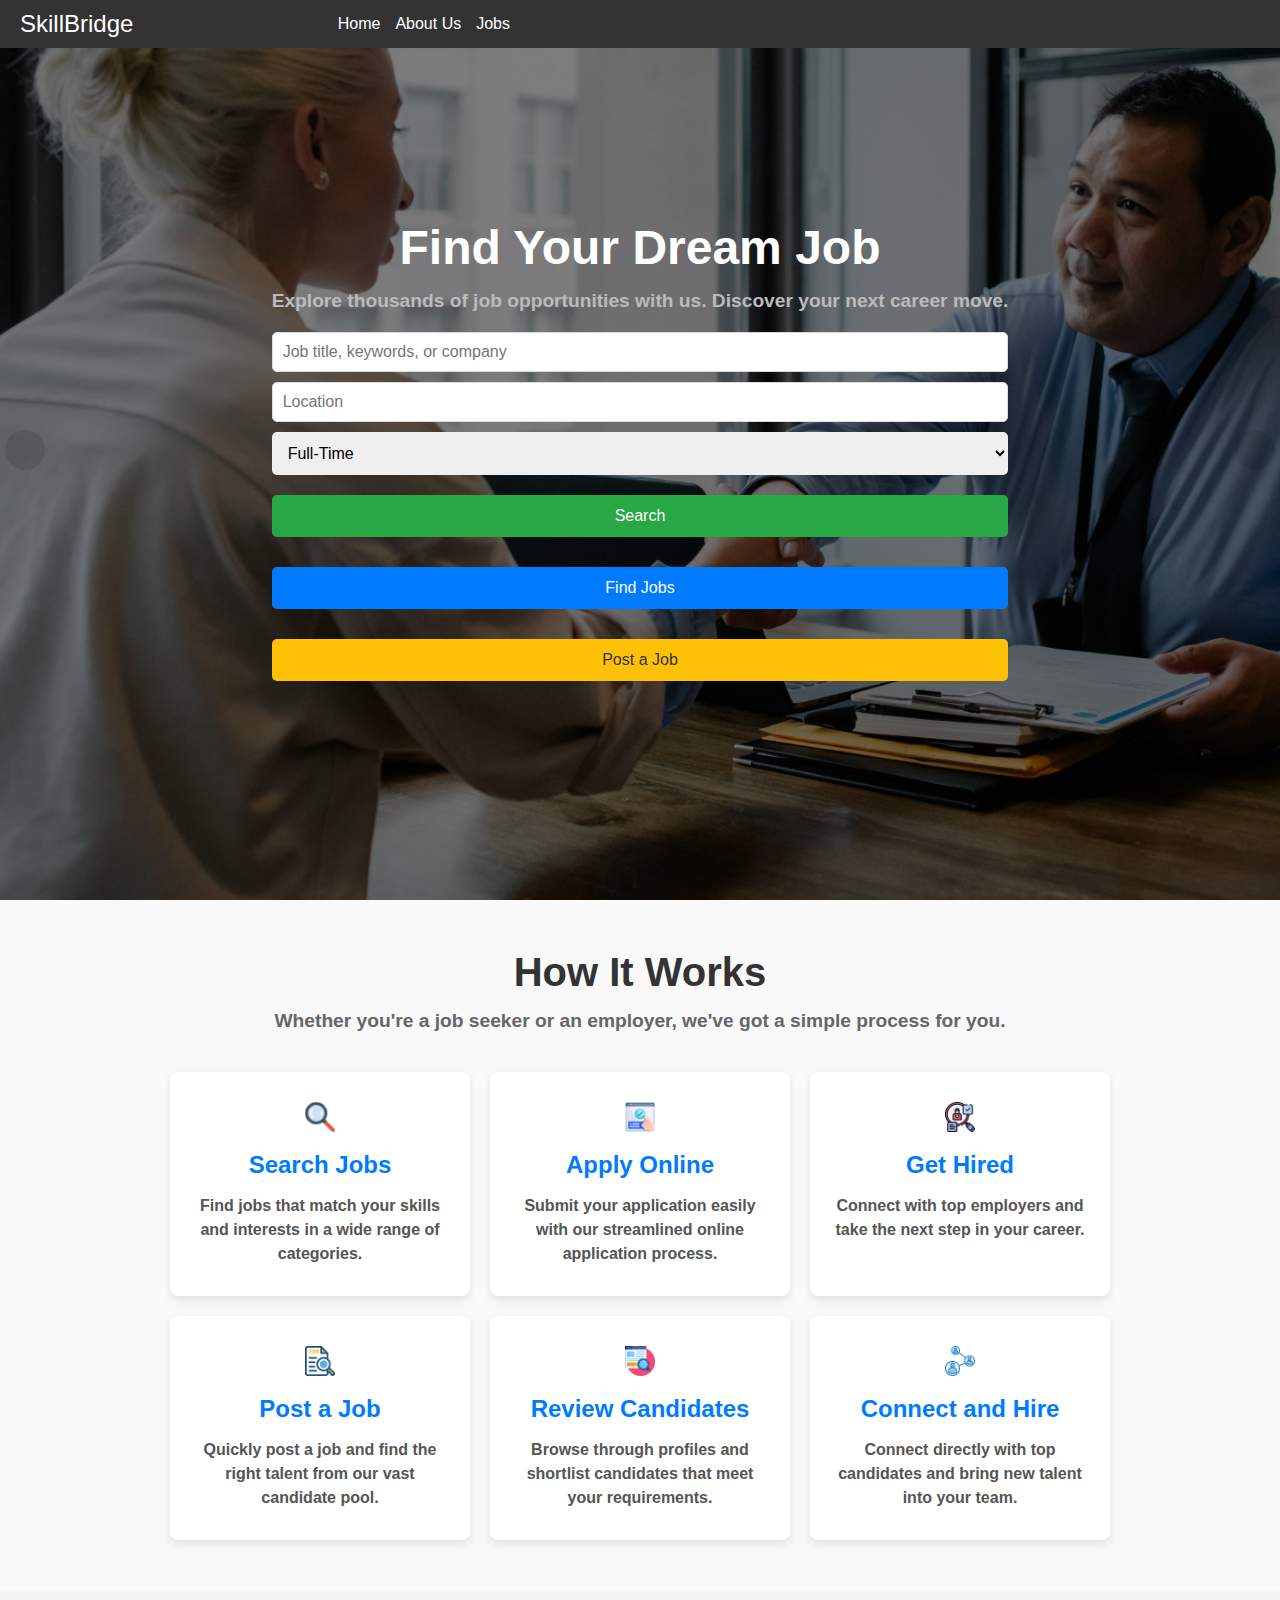
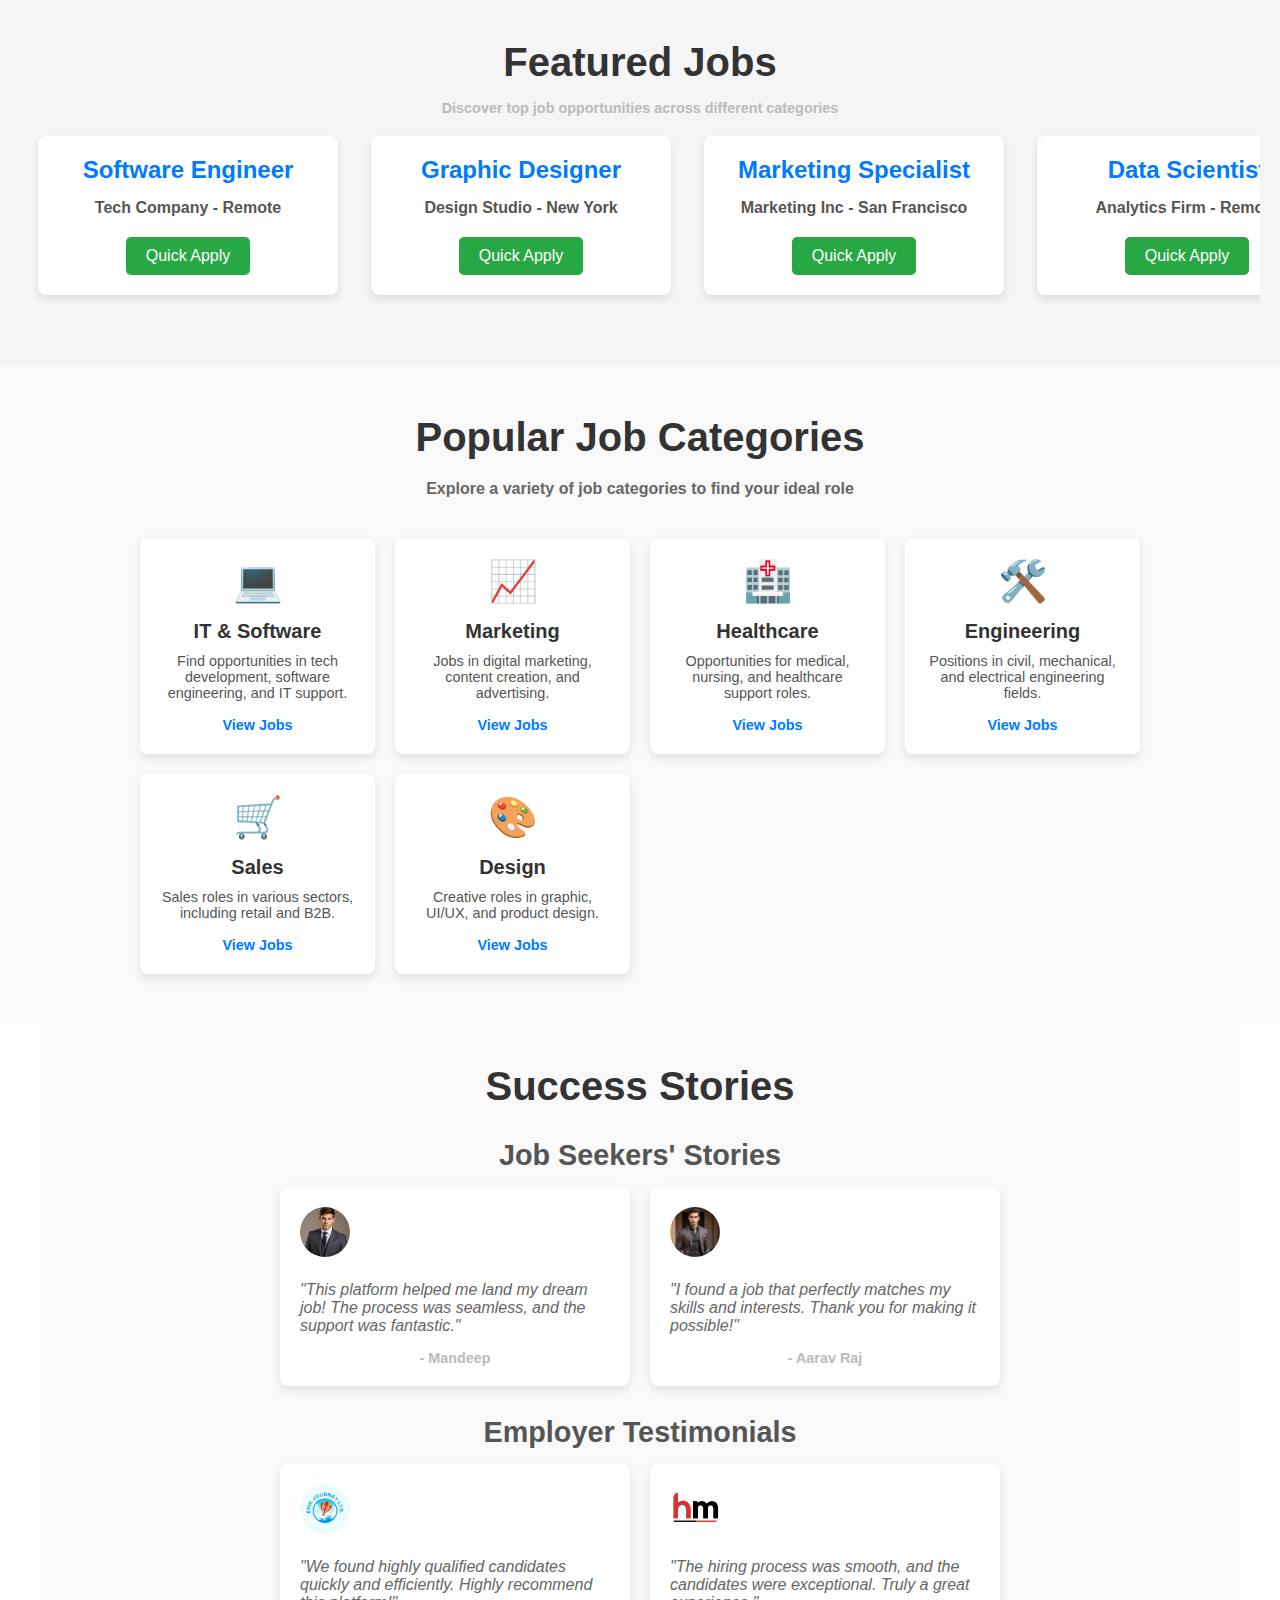
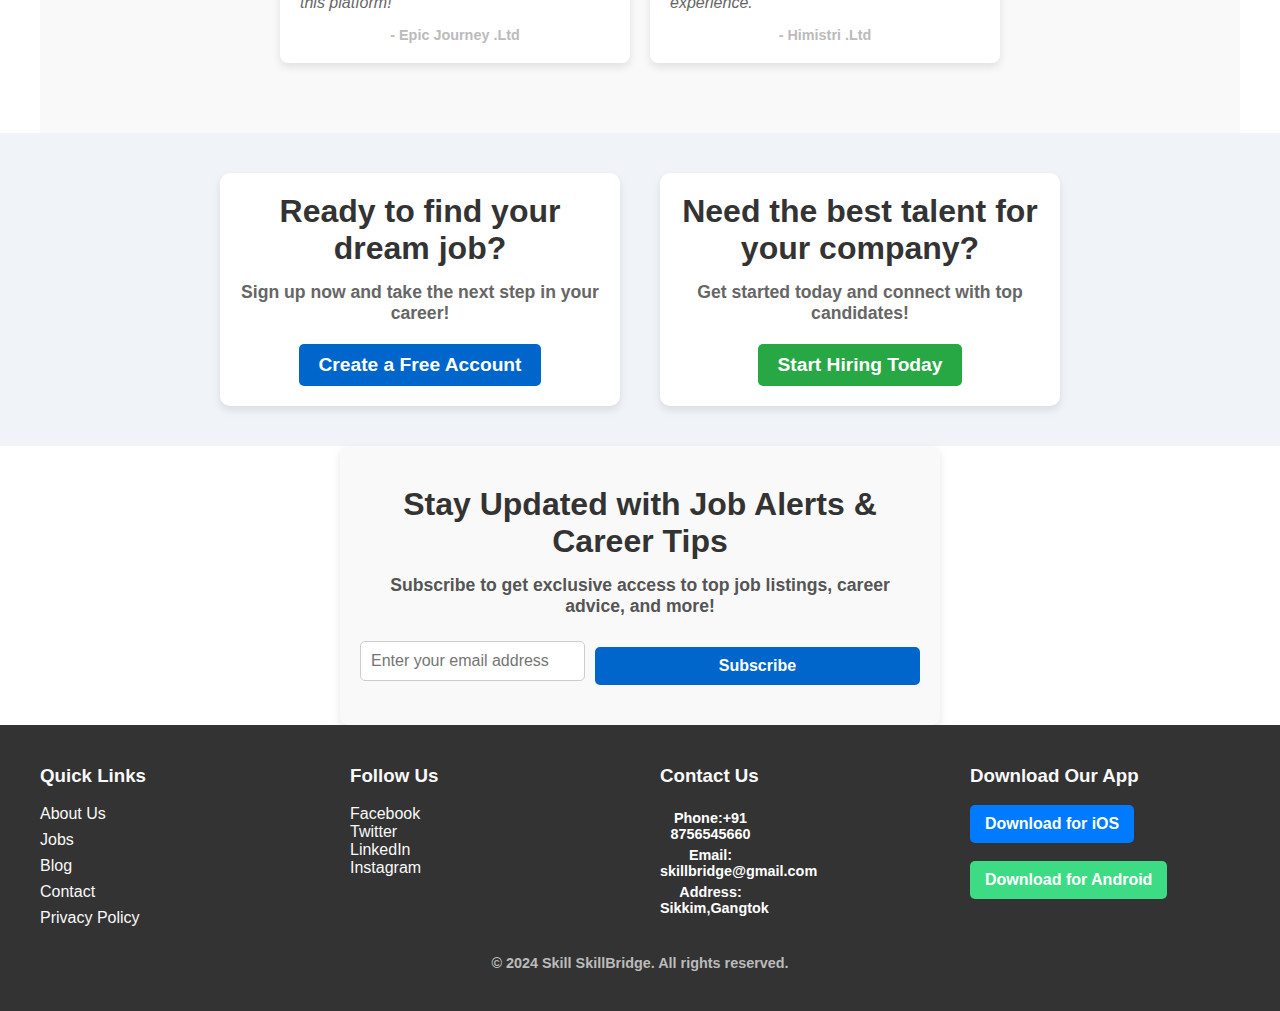
<file: index.html>
<!DOCTYPE html>
<html lang="en">
<head>
  <meta charset="UTF-8">
  <meta name="viewport" content="width=device-width, initial-scale=1.0">
  <title>SkillBridge</title>
  <link rel="stylesheet" href="./skill.css">
</head>

<body>
<nav class="navbar">
  <div class="navbar-container">
    <div class="navbar-logo">SkillBridge</div>
    <ul class="navbar-menu">
      <li><a href="./index.html">Home</a></li>
      <li><a href="./about.html">About Us</a></li>
      <li><a href="jobs.html">Jobs</a></li>
    </ul>
  </div>
</nav>

  <!--Hero section-->
  <section class="hero">
    <div class="overlay"></div>
    <div class="hero-content">
      <h1>Find Your Dream Job</h1>
      <p>Explore thousands of job opportunities with us. Discover your next career move.</p>
      
      <div class="search-bar">
        <input type="text" placeholder="Job title, keywords, or company">
        <input type="text" placeholder="Location">
        <select>
          <option value="full-time">Full-Time</option>
          <option value="part-time">Part-Time</option>
          <option value="remote">Remote</option>
        </select>
        <button class="btn search-btn">Search</button>
      </div>
      
      <div class="cta-buttons">
        <button class="btn find-jobs-btn">Find Jobs</button>
        <button class="btn post-job-btn">Post a Job</button>
      </div>
    </div>
  </section>

<!-- 2Second Code-->
  <!-- How It Works Section -->
  <section class="how-it-works">
    <h2>How It Works</h2>
    <p class="section-description">Whether you're a job seeker or an employer, we've got a simple process for you.</p>
    
    <div class="steps-container">
      <!-- Job Seekers Steps -->
      <div class="step-card">
        <img src="search-2911.png" alt="Search Icon" class="icon"> <!-- Replace with appropriate icon path -->
        <h3>Search Jobs</h3>
        <p>Find jobs that match your skills and interests in a wide range of categories.</p>
      </div>
      
      <div class="step-card">
        <img src="apply.png" alt="Apply Icon" class="icon"> <!-- Replace with appropriate icon path -->
        <h3>Apply Online</h3>
        <p>Submit your application easily with our streamlined online application process.</p>
      </div>
      
      <div class="step-card">
        <img src="hiring_10485039.png" alt="Hired Icon" class="icon"> <!-- Replace with appropriate icon path -->
        <h3>Get Hired</h3>
        <p>Connect with top employers and take the next step in your career.</p>
      </div>

      <!-- Employers Steps -->
      <div class="step-card">
        <img src="job-search_393790.png" alt="Post Job Icon" class="icon"> <!-- Replace with appropriate icon path -->
        <h3>Post a Job</h3>
        <p>Quickly post a job and find the right talent from our vast candidate pool.</p>
      </div>

      <div class="step-card">
        <img src="review.png" alt="Review Candidates Icon" class="icon"> <!-- Replace with appropriate icon path -->
        <h3>Review Candidates</h3>
        <p>Browse through profiles and shortlist candidates that meet your requirements.</p>
      </div>

      <div class="step-card">
        <img src="connection.png" alt="Connect Icon" class="icon"> <!-- Replace with appropriate icon path -->
        <h3>Connect and Hire</h3>
        <p>Connect directly with top candidates and bring new talent into your team.</p>
      </div>
    </div>
  </section>

<!--3rd code -->
    
  <!-- Featured Jobs Section -->
  <section class="featured-jobs">
    <h2>Featured Jobs</h2>
    <p>Discover top job opportunities across different categories</p>
    
    <div class="carousel-container">
      <!-- Job Card 1 -->
      <div class="job-card">
        <h3>Software Engineer</h3>
        <p>Tech Company - Remote</p>
        <a href="quickapply.html" class="quick-apply-btn">Quick Apply</a>
      </div>
      
      <!-- Job Card 2 -->
      <div class="job-card">
        <h3>Graphic Designer</h3>
        <p>Design Studio - New York</p>
        <a href="quickapply.html" class="quick-apply-btn">Quick Apply</a>
      </div>
      
      <!-- Job Card 3 -->
      <div class="job-card">
        <h3>Marketing Specialist</h3>
        <p>Marketing Inc - San Francisco</p>
        <a href="quickapply.html" class="quick-apply-btn">Quick Apply</a>
      </div>

      <!-- Job Card 4 -->
      <div class="job-card">
        <h3>Data Scientist</h3>
        <p>Analytics Firm - Remote</p>
        <a href="quickapply.html" class="quick-apply-btn">Quick Apply</a>
      </div>

      <!-- Job Card 5 -->
      <div class="job-card">
        <h3>Product Manager</h3>
        <p>Startup Hub - Austin</p>
        <a href="quickapply.html" class="quick-apply-btn">Quick Apply</a>
      </div>
      
      <!-- Additional job cards can be added here -->
    </div>
  </section>

<!--4th code-->
  <!-- Popular Categories Section -->
  <section class="popular-categories">
    <h2>Popular Job Categories</h2>
    <p>Explore a variety of job categories to find your ideal role</p>
    
    <div class="categories-grid">
      
      <!-- IT Category -->
      <div class="category-card">
        <div class="category-icon">💻</div>
        <div class="category-name">IT & Software</div>
        <div class="category-description">Find opportunities in tech development, software engineering, and IT support.</div>
        <a href="itjobs.html" class="category-link">View Jobs</a>
      </div>

      <!-- Marketing Category -->
      <div class="category-card">
        <div class="category-icon">📈</div>
        <div class="category-name">Marketing</div>
        <div class="category-description">Jobs in digital marketing, content creation, and advertising.</div>
        <a href="marketingjobs.html" class="category-link">View Jobs</a>
      </div>

      <!-- Healthcare Category -->
      <div class="category-card">
        <div class="category-icon">🏥</div>
        <div class="category-name">Healthcare</div>
        <div class="category-description">Opportunities for medical, nursing, and healthcare support roles.</div>
        <a href="healthcarejobs.html" class="category-link">View Jobs</a>
      </div>

      <!-- Engineering Category -->
      <div class="category-card">
        <div class="category-icon">🛠️</div>
        <div class="category-name">Engineering</div>
        <div class="category-description">Positions in civil, mechanical, and electrical engineering fields.</div>
        <a href="engineeringjobs.html" class="category-link">View Jobs</a>
      </div>

      <!-- Sales Category -->
      <div class="category-card">
        <div class="category-icon">🛒</div>
        <div class="category-name">Sales</div>
        <div class="category-description">Sales roles in various sectors, including retail and B2B.</div>
        <a href="salesjobs.html" class="category-link">View Jobs</a>
      </div>

      <!-- Design Category -->
      <div class="category-card">
        <div class="category-icon">🎨</div>
        <div class="category-name">Design</div>
        <div class="category-description">Creative roles in graphic, UI/UX, and product design.</div>
        <a href="designjobs.html" class="category-link">View Jobs</a>
      </div>

    </div>
  </section>

<!--5th CODE -->

<section class="testimonials">
    <h2>Success Stories</h2>

    <div class="testimonial-category">
        <h3>Job Seekers' Stories</h3>
        <div class="testimonial-container">
            <div class="testimonial">
                <img src="mandeep.webp" alt="Job Seeker Profile" class="profile-picture">
                <blockquote>
                    "This platform helped me land my dream job! The process was seamless, and the support was fantastic."
                </blockquote>
                <p>- Mandeep</p>
            </div>
            <div class="testimonial">
                <img src="aarav.webp" alt="Job Seeker Profile" class="profile-picture">
                <blockquote>
                    "I found a job that perfectly matches my skills and interests. Thank you for making it possible!"
                </blockquote>
                <p>- Aarav Raj</p>
            </div>
        </div>
    </div>

    <div class="testimonial-category">
        <h3>Employer Testimonials</h3>
        <div class="testimonial-container">
            <div class="testimonial">
                <img src="epicjour.png" alt="Company Logo" class="company-logo">
                <blockquote>
                    "We found highly qualified candidates quickly and efficiently. Highly recommend this platform!"
                </blockquote>
                <p>- Epic Journey .Ltd</p>
            </div>
            <div class="testimonial">
                <img src="himistri-2.png" alt="Company Logo" class="company-logo">
                <blockquote>
                    "The hiring process was smooth, and the candidates were exceptional. Truly a great experience."
                </blockquote>
                <p>- Himistri .Ltd</p>
            </div>
        </div>
    </div>
</section>

<!--6th Code-->


<!--8th Code-->

<section class="cta-section">
    <div class="cta-content">
        <h2>Ready to find your dream job?</h2>
        <p>Sign up now and take the next step in your career!</p>
        <a href="employer-signup.html" class="cta-button jobseeker">Create a Free Account</a>
    </div>
    
    <div class="cta-content">
        <h2>Need the best talent for your company?</h2>
        <p>Get started today and connect with top candidates!</p>
        <a href="employer-login.html" class="cta-button employer">Start Hiring Today</a>
    </div>
</section>
<!--9th Code-->

<section class="newsletter-section">
    <h2>Stay Updated with Job Alerts & Career Tips</h2>
    <p>Subscribe to get exclusive access to top job listings, career advice, and more!</p>
    
    <form class="newsletter-form">
        <input type="email" placeholder="Enter your email address" required>
        <button type="submit">Subscribe</button>
    </form>
</section>
<!--10th code-->
<footer class="footer">
    <div class="footer-content">
        
        <!-- Navigation Links -->
        <div class="footer-nav">
            <h3>Quick Links</h3><br>
            <ul>
                <li><a href="about.html">About Us</a></li>
                <li><a href="jobs.html">Jobs</a></li>
                <li><a href="blog.html">Blog</a></li>
                <li><a href="contact.html">Contact</a></li>
                <li><a href="privacy.html">Privacy Policy</a></li>
            </ul>
        </div>
        
        <!-- Social Media Links -->
        <div class="footer-social">
            <h3>Follow Us</h3><br>
            <a href="https://facebook.com" target="_blank" class="social-icon">Facebook</a><br>
            <a href="https://twitter.com" target="_blank" class="social-icon">Twitter</a><br>
            <a href="https://linkedin.com" target="_blank" class="social-icon">LinkedIn</a><br>
            <a href="https://instagram.com" target="_blank" class="social-icon">Instagram</a><br>
        </div>
        
        <!-- Contact Information -->
        <div class="footer-contact">
            <h3>Contact Us</h3><br>
            <p>Phone:+91 8756545660</p>
            <p>Email: skillbridge@gmail.com</p>
            <p>Address: Sikkim,Gangtok</p>
        </div>
        
        <!-- App Download Links -->
        <div class="footer-apps">
            <h3>Download Our App</h3><br>
            <a href="#" class="app-link ios">Download for iOS</a><br>
            <br>
            <a href="#" class="app-link android">Download for Android</a>
        </div>
        
    </div>

    <!-- Footer Bottom -->
    <div class="footer-bottom">
        <p>&copy; 2024 Skill SkillBridge. All rights reserved.</p>
    </div>
</footer>

</body>
</html>
</file>
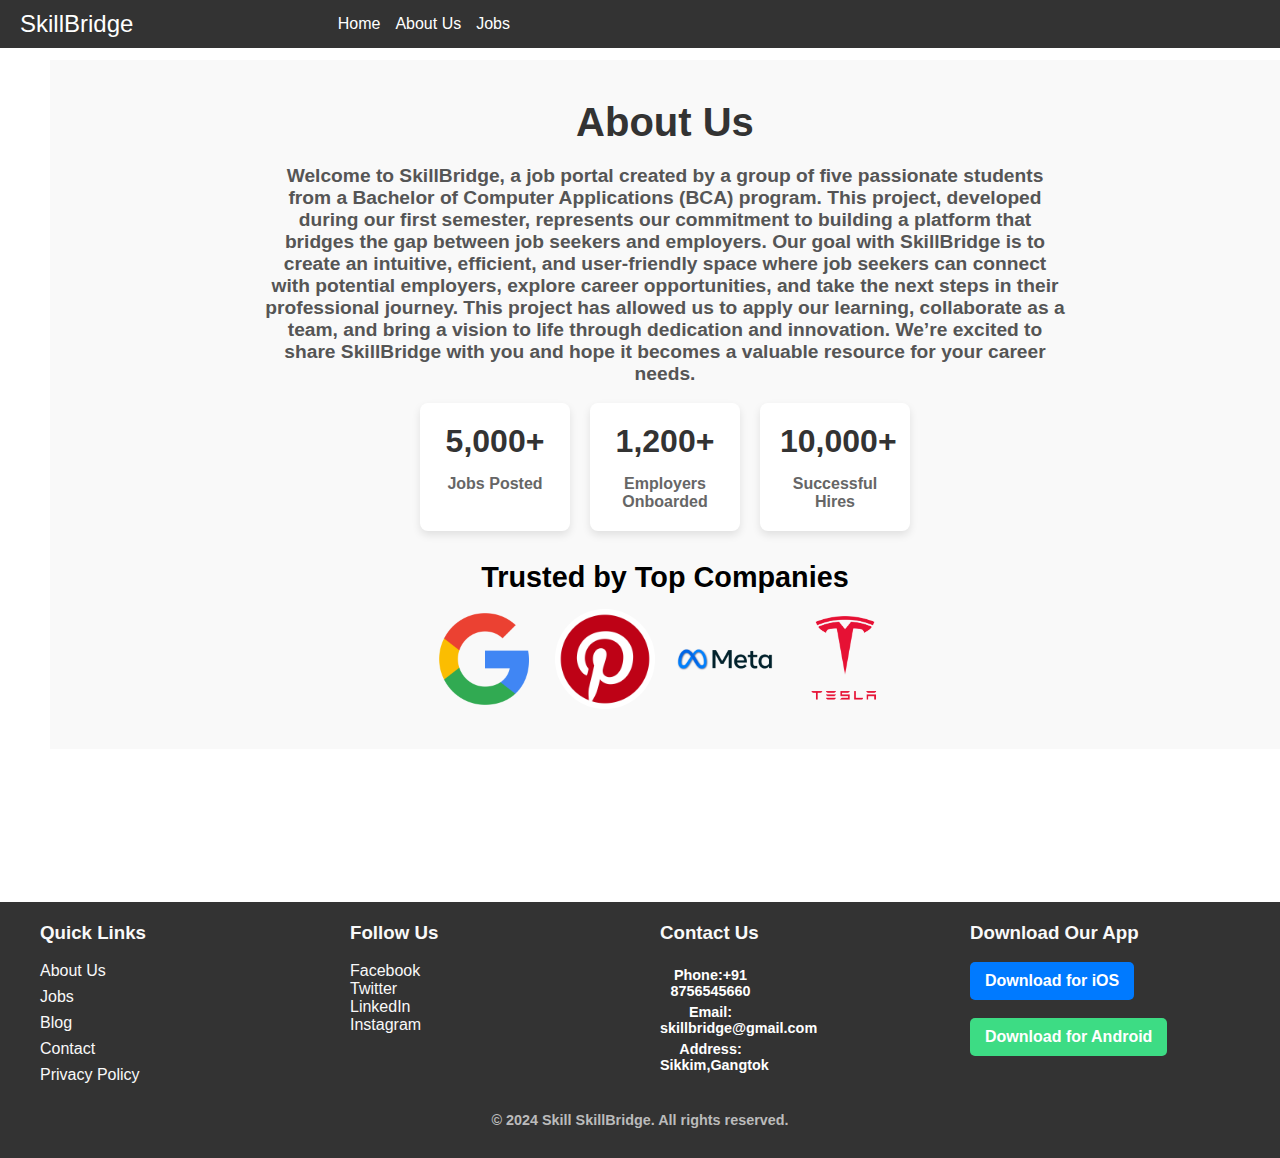
<file: about.html>
<!DOCTYPE html>
<html lang="en">
<head>
    <meta charset="UTF-8">
    <meta name="viewport" content="width=device-width, initial-scale=1.0">
    <title>About Us</title>
    <link rel="stylesheet" href="./about.css">
</head>

<body>
<header>
    <nav class="navibar"></nav>
        <div class="navbar-container">
          <div class="navbar-logo">SkillBridge</div>
          <ul class="navbar-menu">
            <li><a href="./Index.html">Home</a></li>
            <li><a href="./about.html">About Us</a></li>
            <li><a href="jobs.html">Jobs</a></li>
          </ul>
        </div>
    </nav>
</header>
    

<section class="about-us">
        <h2>About Us</h2>
        
        <div class="mission-statement">
            <p>
                Welcome to SkillBridge, a job portal created by a group of five passionate students from a Bachelor of Computer Applications (BCA) program. This project, developed during our first semester, represents our commitment to building a platform that bridges the gap between job seekers and employers. Our goal with SkillBridge is to create an intuitive, efficient, and user-friendly space where job seekers can connect with potential employers, explore career opportunities, and take the next steps in their professional journey. This project has allowed us to apply our learning, collaborate as a team, and bring a vision to life through dedication and innovation. We’re excited to share SkillBridge with you and hope it becomes a valuable resource for your career needs.
            </p><br>
        </div>
    
        <div class="statistics">
            <div class="stat">
                <h3>5,000+</h3>
                <p>Jobs Posted</p>
            </div>
            <div class="stat">
                <h3>1,200+</h3>
                <p>Employers Onboarded</p>
            </div>
            <div class="stat">
                <h3>10,000+</h3>
                <p>Successful Hires</p>
            </div>
        </div>
    
        <div class="company-logos">
            <h3>Trusted by Top Companies</h3>
            <div class="logo-container">
                <img src="Google__G__logo.svg.png" alt="Company 1 Logo">
                <img src="Pinterest-logo.png" alt="Company 2 Logo">
                <img src="Meta-Logo.png" alt="Company 3 Logo">
                <img src="Tesla_logo.png" alt="Company 4 Logo">
            </div>
        </div>
    </section>
    <!--7Th Code-->
    
    <footer class="footer">
        <div class="footer-content">
            
            <!-- Navigation Links -->
            <div class="footer-nav">
                <h3>Quick Links</h3><br>
                <ul>
                    <li><a href="about.html">About Us</a></li>
                    <li><a href="jobs.html">Jobs</a></li>
                    <li><a href="blog.html">Blog</a></li>
                    <li><a href="contact.html">Contact</a></li>
                    <li><a href="privacy.html">Privacy Policy</a></li>
                </ul>
            </div>
            
            <!-- Social Media Links -->
            <div class="footer-social">
                <h3>Follow Us</h3><br>
                <a href="https://facebook.com" target="_blank" class="social-icon">Facebook</a><br>
                <a href="https://twitter.com" target="_blank" class="social-icon">Twitter</a><br>
                <a href="https://linkedin.com" target="_blank" class="social-icon">LinkedIn</a><br>
                <a href="https://instagram.com" target="_blank" class="social-icon">Instagram</a><br>
            </div>
            
            <!-- Contact Information -->
            <div class="footer-contact">
                <h3>Contact Us</h3><br>
                <p>Phone:+91 8756545660</p>
                <p>Email: skillbridge@gmail.com</p>
                <p>Address: Sikkim,Gangtok</p>
            </div>
            
            <!-- App Download Links -->
            <div class="footer-apps">
                <h3>Download Our App</h3><br>
                <a href="#" class="app-link ios">Download for iOS</a><br>
                <br>
                <a href="#" class="app-link android">Download for Android</a>
            </div>
            
        </div>
    
        <!-- Footer Bottom -->
        <div class="footer-bottom">
            <p>&copy; 2024 Skill SkillBridge. All rights reserved.</p>
        </div>
    </footer>
    
    </body>
    </html>
</file>
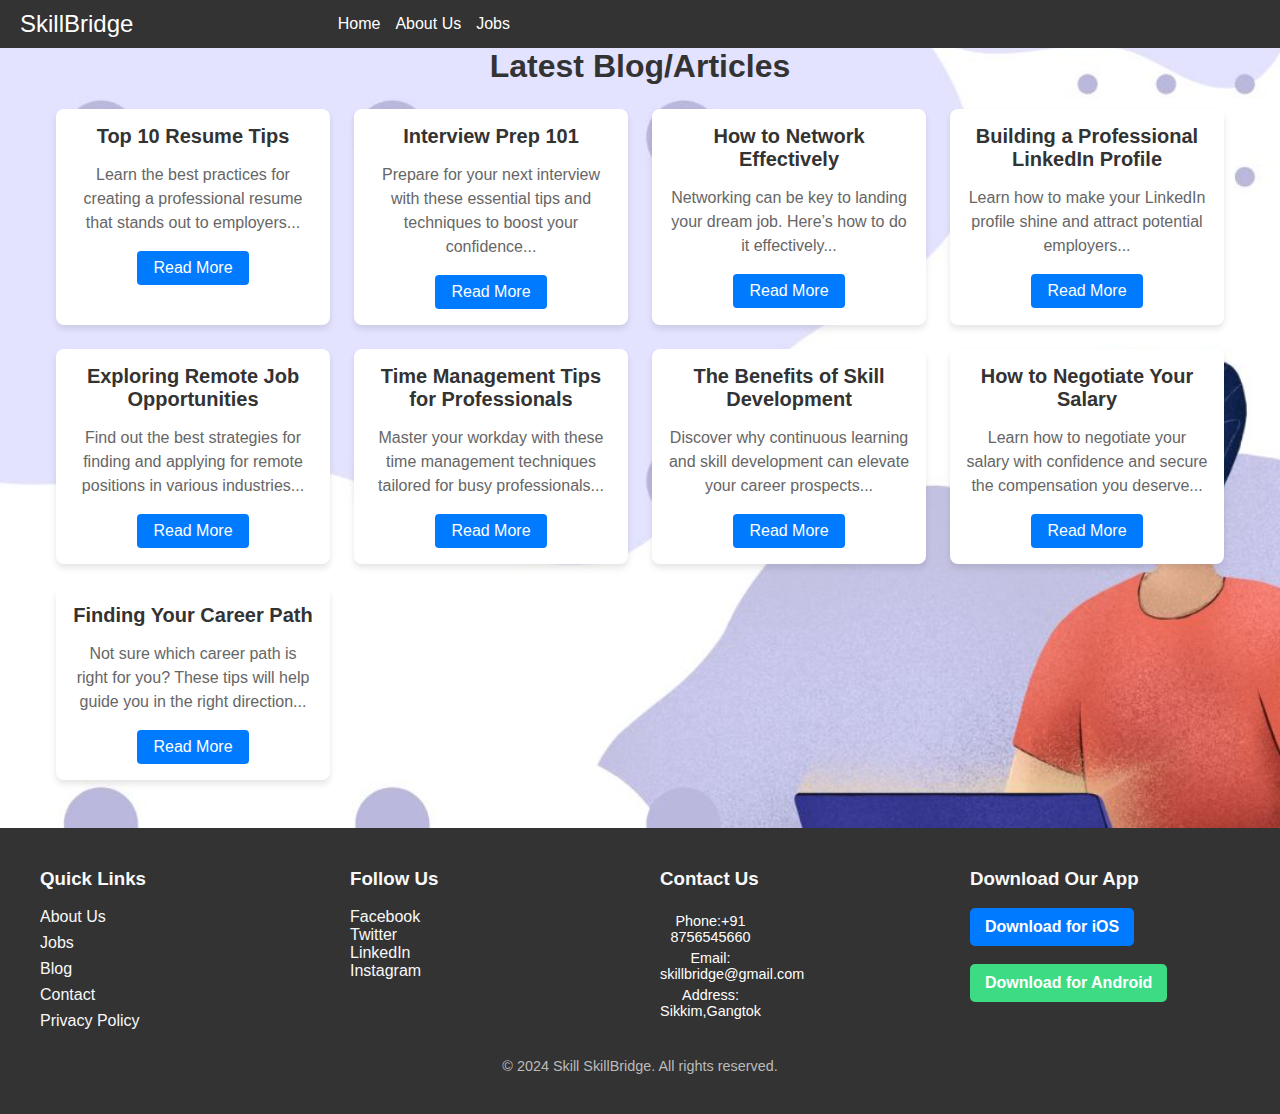
<file: blog.html>
<!DOCTYPE html>
<html lang="en">
<head>
  <meta charset="UTF-8">
  <meta name="viewport" content="width=device-width, initial-scale=1.0">
  <title>Job Portal Articles</title>
  <link rel="stylesheet" href="articles.css">
</head>
<body>
  <header>
    <nav class="navbar"></nav>
        <div class="navbar-container">
          <div class="navbar-logo">SkillBridge</div>
          <ul class="navbar-menu">
            <li><a href="Index.html">Home</a></li>
            <li><a href="./about.html">About Us</a></li>
            <li><a href="jobs.html">Jobs</a></li>
          </ul>
        </div>
      </nav>
    </header>
    
  <section class="articles-section">
    <h1>Latest Blog/Articles</h1>
    <div class="articles-container">
      
      <!-- Article 1 -->
      <div class="article-card">
        <h2>Top 10 Resume Tips</h2>
        <p>Learn the best practices for creating a professional resume that stands out to employers...</p>
        <a href="article1.html" class="read-more">Read More</a>
      </div>

      <!-- Article 2 -->
      <div class="article-card">
        <h2>Interview Prep 101</h2>
        <p>Prepare for your next interview with these essential tips and techniques to boost your confidence...</p>
        <a href="article2.html" class="read-more">Read More</a>
      </div>

      <!-- Article 3 -->
      <div class="article-card">
        <h2>How to Network Effectively</h2>
        <p>Networking can be key to landing your dream job. Here’s how to do it effectively...</p>
        <a href="article3.html" class="read-more">Read More</a>
      </div>

      <!-- Article 4 -->
      <div class="article-card">
        <h2>Building a Professional LinkedIn Profile</h2>
        <p>Learn how to make your LinkedIn profile shine and attract potential employers...</p>
        <a href="article4.html" class="read-more">Read More</a>
      </div>

      <!-- Article 5 -->
      <div class="article-card">
        <h2>Exploring Remote Job Opportunities</h2>
        <p>Find out the best strategies for finding and applying for remote positions in various industries...</p>
        <a href="article5.html" class="read-more">Read More</a>
      </div>

      <!-- Article 6 -->
      <div class="article-card">
        <h2>Time Management Tips for Professionals</h2>
        <p>Master your workday with these time management techniques tailored for busy professionals...</p>
        <a href="article6.html" class="read-more">Read More</a>
      </div>

      <!-- Article 7 -->
      <div class="article-card">
        <h2>The Benefits of Skill Development</h2>
        <p>Discover why continuous learning and skill development can elevate your career prospects...</p>
        <a href="article7.html" class="read-more">Read More</a>
      </div>

      <!-- Article 8 -->
      <div class="article-card">
        <h2>How to Negotiate Your Salary</h2>
        <p>Learn how to negotiate your salary with confidence and secure the compensation you deserve...</p>
        <a href="article8.html" class="read-more">Read More</a>
      </div>

      <!-- Article 9 -->
      <div class="article-card">
        <h2>Finding Your Career Path</h2>
        <p>Not sure which career path is right for you? These tips will help guide you in the right direction...</p>
        <a href="article9.html" class="read-more">Read More</a>
      </div>

    </div>
  </section>
  <footer class="footer">
    <div class="footer-content">
        
        <!-- Navigation Links -->
        <div class="footer-nav">
            <h3>Quick Links</h3><br>
            <ul>
                <li><a href="about.html">About Us</a></li>
                <li><a href="jobs.html">Jobs</a></li>
                <li><a href="blog.html">Blog</a></li>
                <li><a href="contact.html">Contact</a></li>
                <li><a href="privacy.html">Privacy Policy</a></li>
            </ul>
        </div>
        
        <!-- Social Media Links -->
        <div class="footer-social">
            <h3>Follow Us</h3><br>
            <a href="https://facebook.com" target="_blank" class="social-icon">Facebook</a><br>
            <a href="https://twitter.com" target="_blank" class="social-icon">Twitter</a><br>
            <a href="https://linkedin.com" target="_blank" class="social-icon">LinkedIn</a><br>
            <a href="https://instagram.com" target="_blank" class="social-icon">Instagram</a><br>
        </div>
        
        <!-- Contact Information -->
        <div class="footer-contact">
            <h3>Contact Us</h3><br>
            <p>Phone:+91 8756545660</p>
            <p>Email: skillbridge@gmail.com</p>
            <p>Address: Sikkim,Gangtok</p>
        </div>
        
        <!-- App Download Links -->
        <div class="footer-apps">
            <h3>Download Our App</h3><br>
            <a href="#" class="app-link ios">Download for iOS</a><br>
            <br>
            <a href="#" class="app-link android">Download for Android</a>
        </div>
        
    </div>

    <!-- Footer Bottom -->
    <div class="footer-bottom">
        <p>&copy; 2024 Skill SkillBridge. All rights reserved.</p>
    </div>
</footer>

</body>
</html>
</file>
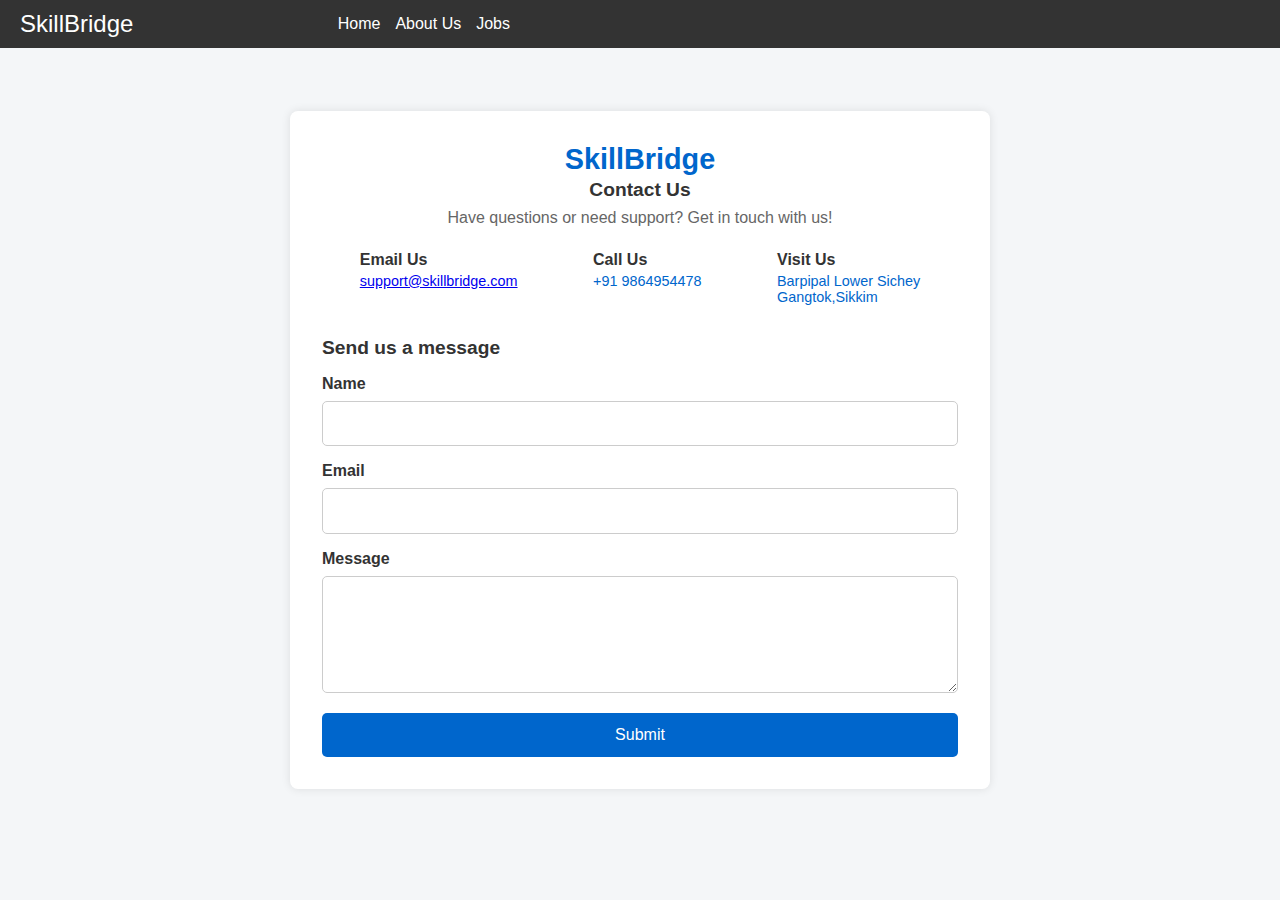
<file: contact.html>
<!DOCTYPE html>
<html lang="en">
<head>
  <meta charset="UTF-8">
  <meta name="viewport" content="width=device-width, initial-scale=1.0">
  <title>Contact Us</title>
  <link rel="stylesheet" href="./contact.css">
  
</head>
<body>
    <nav class="navbar">
        <div class="navbar-container">
          <div class="navbar-logo">SkillBridge</div>
          <ul class="navbar-menu">
            <li><a href="Index.html">Home</a></li>
            <li><a href="./about.html">About Us</a></li>
            <li><a href="jobs.html">Jobs</a></li>
            
          </ul>
        </div>
      </nav>
      <div class="contact-container">
        <header class="header">
            <h1>SkillBridge</h1>
            <h2>Contact Us</h2>
            <p>Have questions or need support? Get in touch with us!</p>
        </header>

        <div class="contact-info">
            <div class="info-block">
                <h3>Email Us</h3>
                <p><a href="mailto:support@skillbridge.com">support@skillbridge.com</a></p>
            </div>
            <div class="info-block">
                <h3>Call Us</h3>
                <p>+91 9864954478</p>
            </div>
            <div class="info-block">
                <h3>Visit Us</h3>
                <p>Barpipal Lower Sichey<br>Gangtok,Sikkim</p>
            </div>
        </div>

        <form class="contact-form" action="/submit-form" method="POST">
            <h3>Send us a message</h3>
            <div class="form-group">
                <label for="name">Name</label>
                <input type="text" id="name" name="name" required>
            </div>
            <div class="form-group">
                <label for="email">Email</label>
                <input type="email" id="email" name="email" required>
            </div>
            <div class="form-group">
                <label for="message">Message</label>
                <textarea id="message" name="message" rows="5" required></textarea>
            </div>
            <button type="submit" class="submit-btn">Submit</button>
        </form>
    </div>

</body>
</html>
</file>
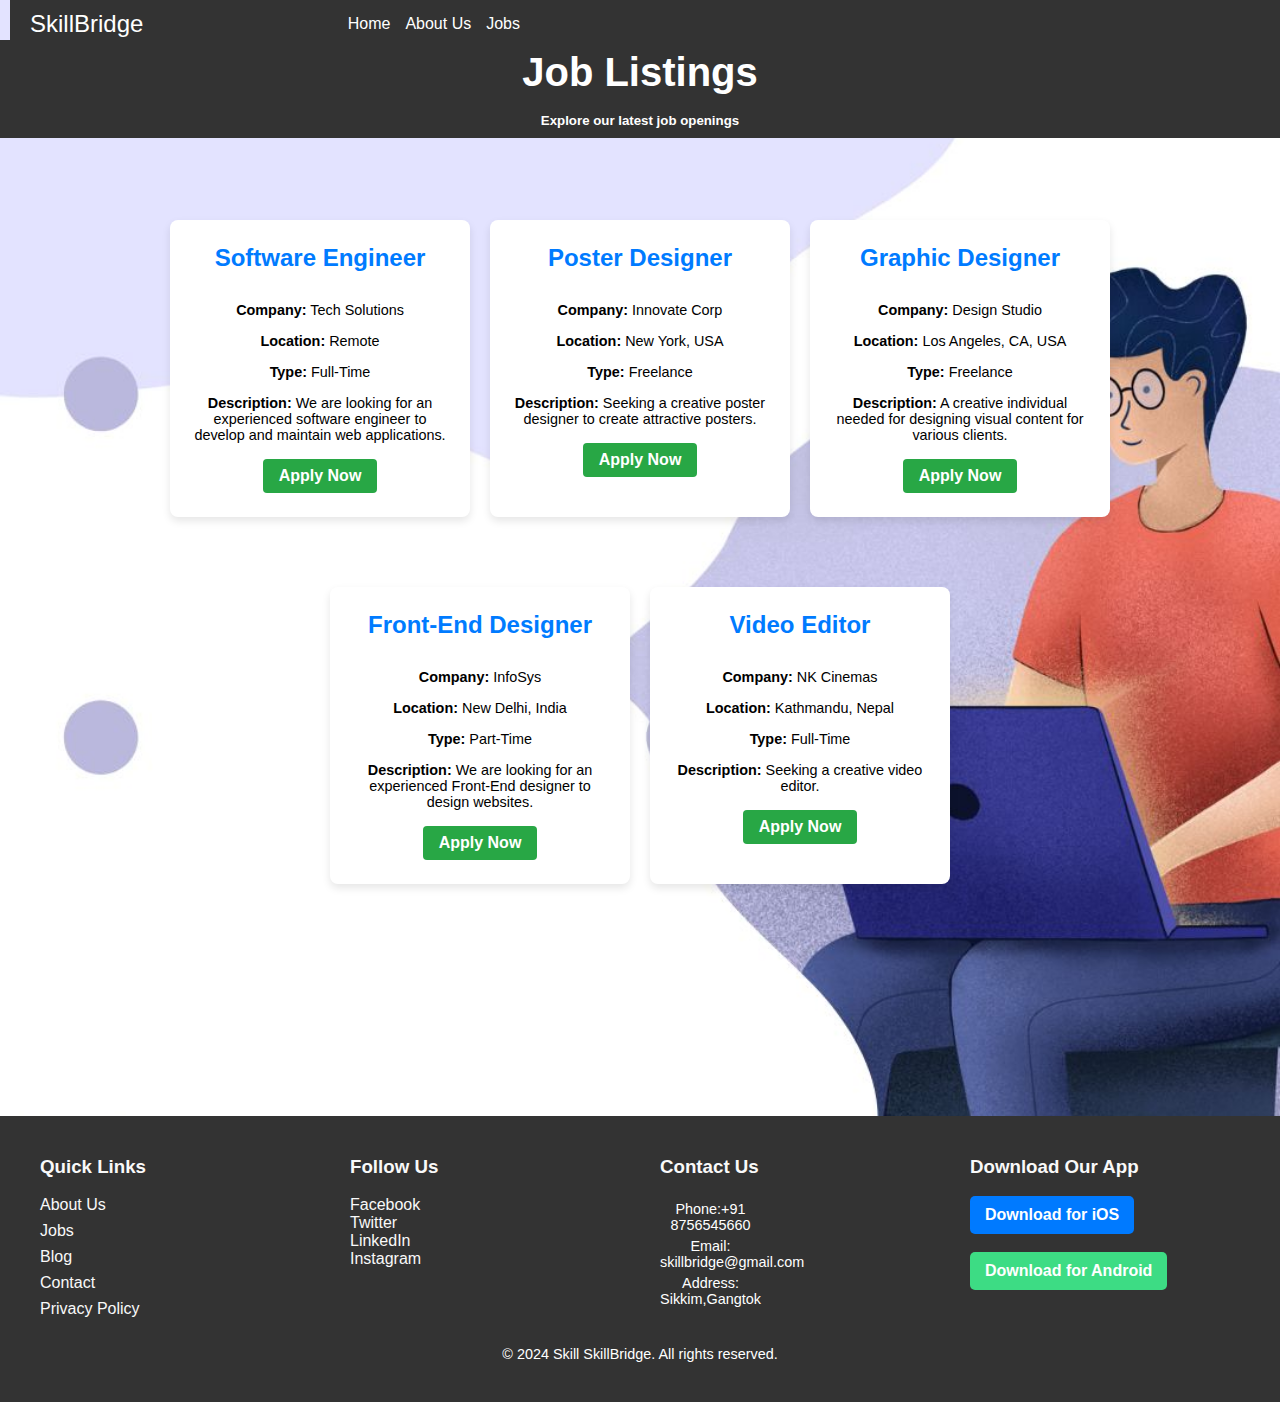
<file: designjobs.html>
<html lang="en">
<head>
    <meta charset="UTF-8">
    <meta name="viewport" content="width=device-width, initial-scale=1.0">
    <title>IT Jobs</title>
</head>
<body>
    <!DOCTYPE html>
<html lang="en">
<head>
  <meta charset="UTF-8">
  <meta name="viewport" content="width=device-width, initial-scale=1.0">
  <title>Job Listings</title>
  <link rel="stylesheet" href="jobs.css">
</head>
<body>

  <header>
    <nav class="navbar">
        <div class="navbar-container">
          <div class="navbar-logo">SkillBridge</div>
          <ul class="navbar-menu">
            <li><a href="Index.html">Home</a></li>
            <li><a href="./about.html">About Us</a></li>
            <li><a href="jobs.html">Jobs</a></li>
          </ul>
        </div>
      </nav>
    <h1>Job Listings</h1> <br>
    <h5>Explore our latest job openings</h5>
  </header>

  <section class="job-listings">
    <div class="job-card">
      <h2>Software Engineer</h2>
      <p><strong>Company:</strong> Tech Solutions</p>
      <p><strong>Location:</strong> Remote</p>
      <p><strong>Type:</strong> Full-Time</p>
      <p><strong>Description:</strong> We are looking for an experienced software engineer to develop and maintain web applications.</p>
      <a href="quickapply.html" class="apply-btn">Apply Now</a>
    </div>

    <div class="job-card">
      <h2>Poster Designer</h2>
      <p><strong>Company:</strong> Innovate Corp</p>
      <p><strong>Location:</strong> New York, USA</p>
      <p><strong>Type:</strong> Freelance</p>
      <p><strong>Description:</strong> Seeking a creative poster designer to create attractive posters.</p>
      <a href="quickapply.html" class="apply-btn">Apply Now</a>
    </div>

    <div class="job-card">
      <h2>Graphic Designer</h2>
      <p><strong>Company:</strong> Design Studio</p>
      <p><strong>Location:</strong> Los Angeles, CA, USA</p>
      <p><strong>Type:</strong> Freelance</p>
      <p><strong>Description:</strong> A creative individual needed for designing visual content for various clients.</p>
      <a href="quickapply.html" class="apply-btn">Apply Now</a>
    </div>
    
    <div class="job-card">
        <h2> Front-End Designer</h2>
        <p><strong>Company:</strong> InfoSys</p>
        <p><strong>Location:</strong> New Delhi, India</p>
        <p><strong>Type:</strong> Part-Time</p>
        <p><strong>Description:</strong> We are looking for an experienced Front-End designer to design websites.</p>
        <a href="quickapply.html" class="apply-btn">Apply Now</a>
      </div>
  
      <div class="job-card">
        <h2>Video Editor</h2>
        <p><strong>Company:</strong> NK Cinemas</p>
        <p><strong>Location:</strong> Kathmandu, Nepal</p>
        <p><strong>Type:</strong> Full-Time</p>
        <p><strong>Description:</strong> Seeking a creative video editor.</p>
        <a href="quickapply.html" class="apply-btn">Apply Now</a>
      </div>
  
    
  </section>

  <footer class="footer">
    <div class="footer-content">
        
        <!-- Navigation Links -->
        <div class="footer-nav">
            <h3>Quick Links</h3><br>
            <ul>
                <li><a href="about.html">About Us</a></li>
                <li><a href="jobs.html">Jobs</a></li>
                <li><a href="blog.html">Blog</a></li>
                <li><a href="contact.html">Contact</a></li>
                <li><a href="privacy.html">Privacy Policy</a></li>
            </ul>
        </div>
        
        <!-- Social Media Links -->
        <div class="footer-social">
            <h3>Follow Us</h3><br>
            <a href="https://facebook.com" target="_blank" class="social-icon">Facebook</a><br>
            <a href="https://twitter.com" target="_blank" class="social-icon">Twitter</a><br>
            <a href="https://linkedin.com" target="_blank" class="social-icon">LinkedIn</a><br>
            <a href="https://instagram.com" target="_blank" class="social-icon">Instagram</a><br>
        </div>
        
        <!-- Contact Information -->
        <div class="footer-contact">
            <h3>Contact Us</h3><br>
            <p>Phone:+91 8756545660</p>
            <p>Email: skillbridge@gmail.com</p>
            <p>Address: Sikkim,Gangtok</p>
        </div>
        
        <!-- App Download Links -->
        <div class="footer-apps">
            <h3>Download Our App</h3><br>
            <a href="#" class="app-link ios">Download for iOS</a> 
            <br>
            <br>
            <a href="#" class="app-link android">Download for Android</a>
        </div>
        
    </div>

    <!-- Footer Bottom -->
    <div class="footer-bottom">
        <p>&copy; 2024 Skill SkillBridge. All rights reserved.</p>
    </div>
</footer>

</body>
</html>
</file>
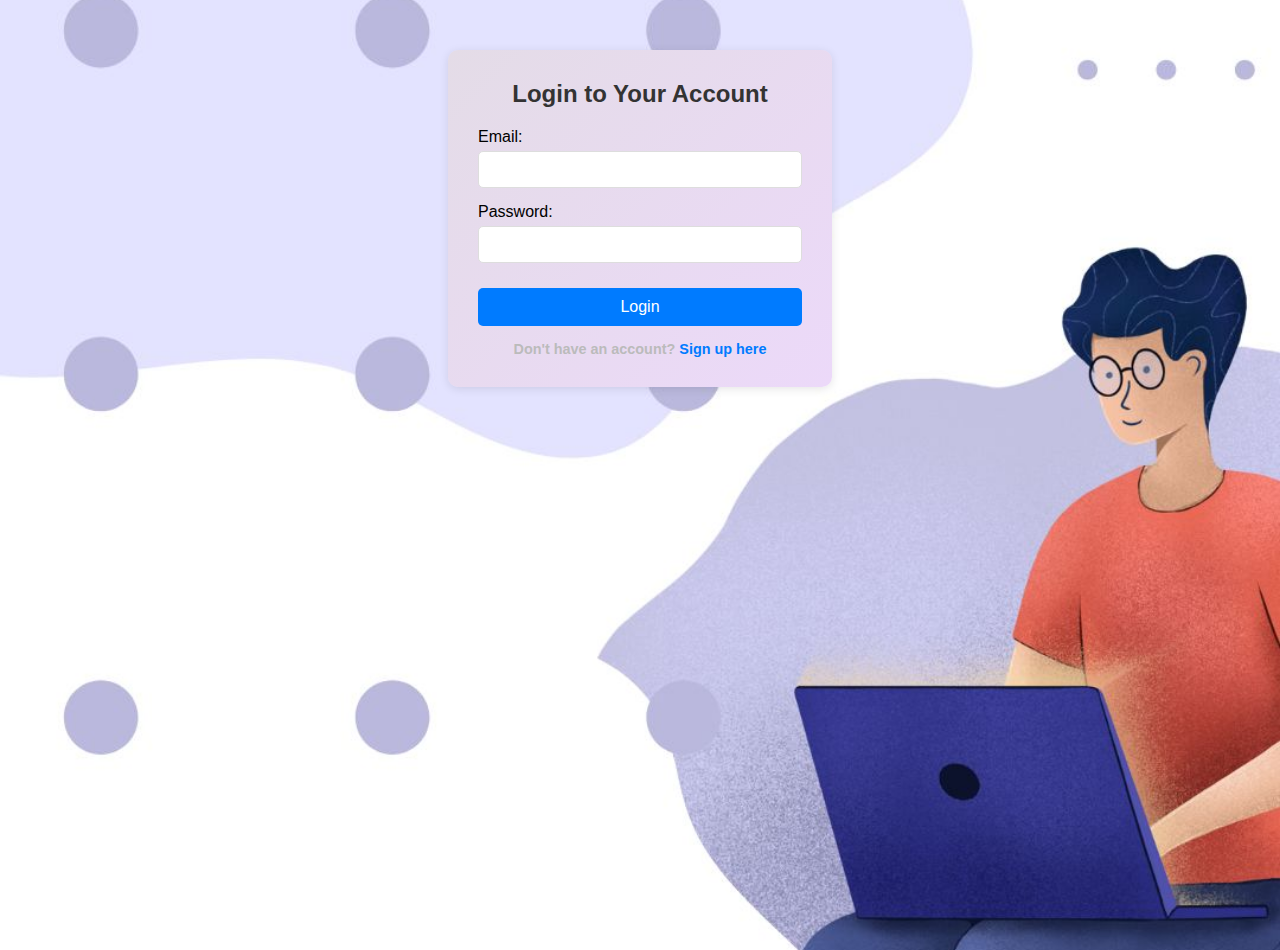
<file: employer-login.html>
<!DOCTYPE html>
<html lang="en">
<head>
    <meta charset="UTF-8">
    <meta name="viewport" content="width=device-width, initial-scale=1.0">
    <title>Login</title>
    <link rel="stylesheet" href="skill.css">
</head>
<body>
    <div class="login-container">
        <h2>Login to Your Account</h2>
        <form action="/login" method="POST">
            <div class="form-group">
                <label for="email">Email:</label>
                <input type="email" id="email" name="email" required>
            </div>
            <div class="form-group">
                <label for="password">Password:</label>
                <input type="password" id="password" name="password" required>
            </div>
            <button type="submit">Login</button>
            <p>Don't have an account? <a href="employer-signup.html">Sign up here</a></p>
        </form>
    </div>
</body>
</html>
</file>
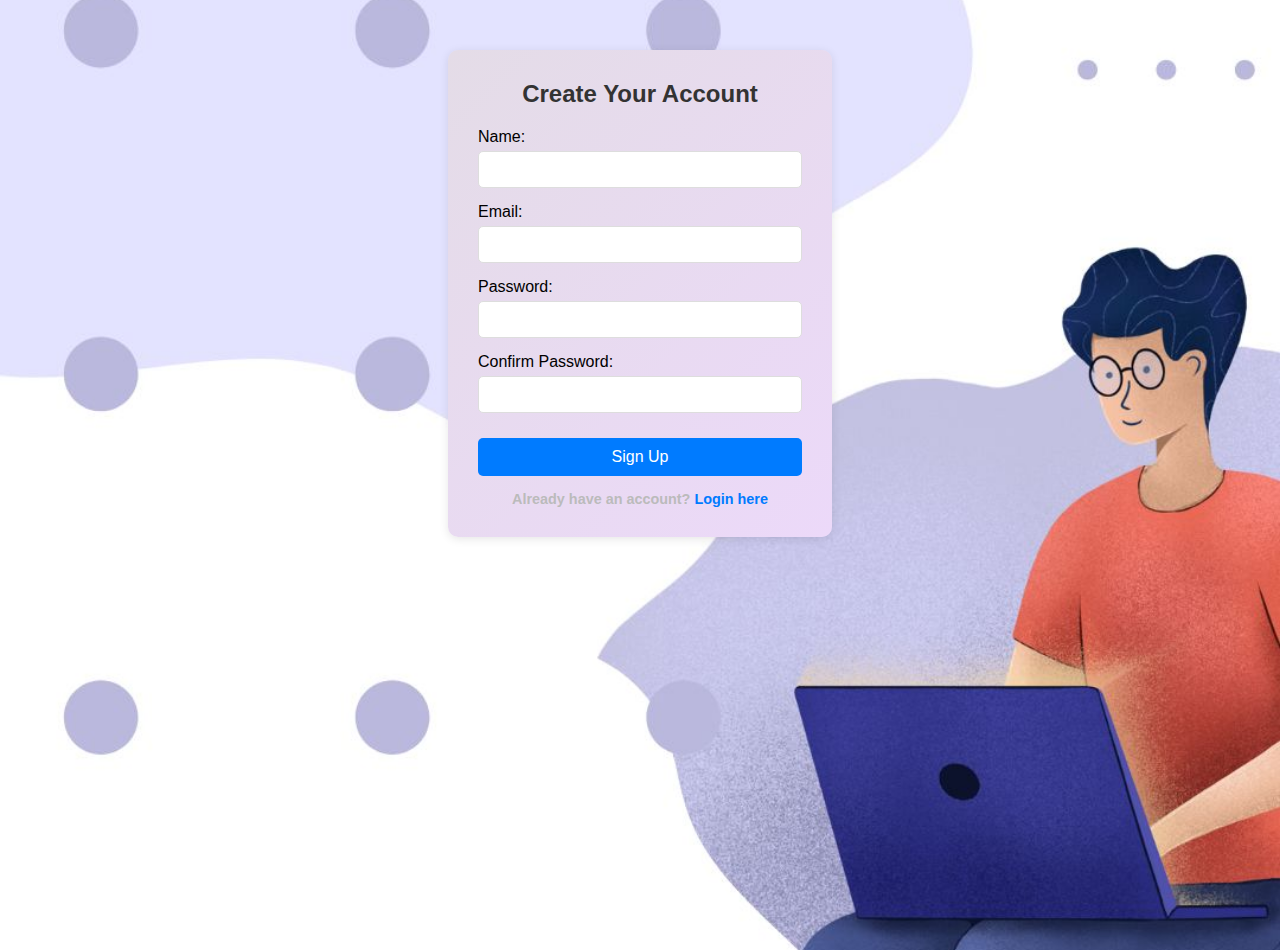
<file: employer-signup.html>
<!DOCTYPE html>
<html lang="en">
<head>
    <meta charset="UTF-8">
    <meta name="viewport" content="width=device-width, initial-scale=1.0">
    <title>Login</title>
    <link rel="stylesheet" href="skill.css">
</head>
<body>
    <div class="signup-container">
        <h2>Create Your Account</h2>
        <form action="/signup" method="POST">
            <div class="form-group">
                <label for="name">Name:</label>
                <input type="text" id="name" name="name" required>
            </div>
            <div class="form-group">
                <label for="email">Email:</label>
                <input type="email" id="email" name="email" required>
            </div>
            <div class="form-group">
                <label for="password">Password:</label>
                <input type="password" id="password" name="password" required>
            </div>
            <div class="form-group">
                <label for="confirm-password">Confirm Password:</label>
                <input type="password" id="confirm-password" name="confirm-password" required>
            </div>
            <button type="submit">Sign Up</button>
            <p>Already have an account? <a href="employer-login.html">Login here</a></p>
        </form>
    </div>
    
</body>
</html>
</file>
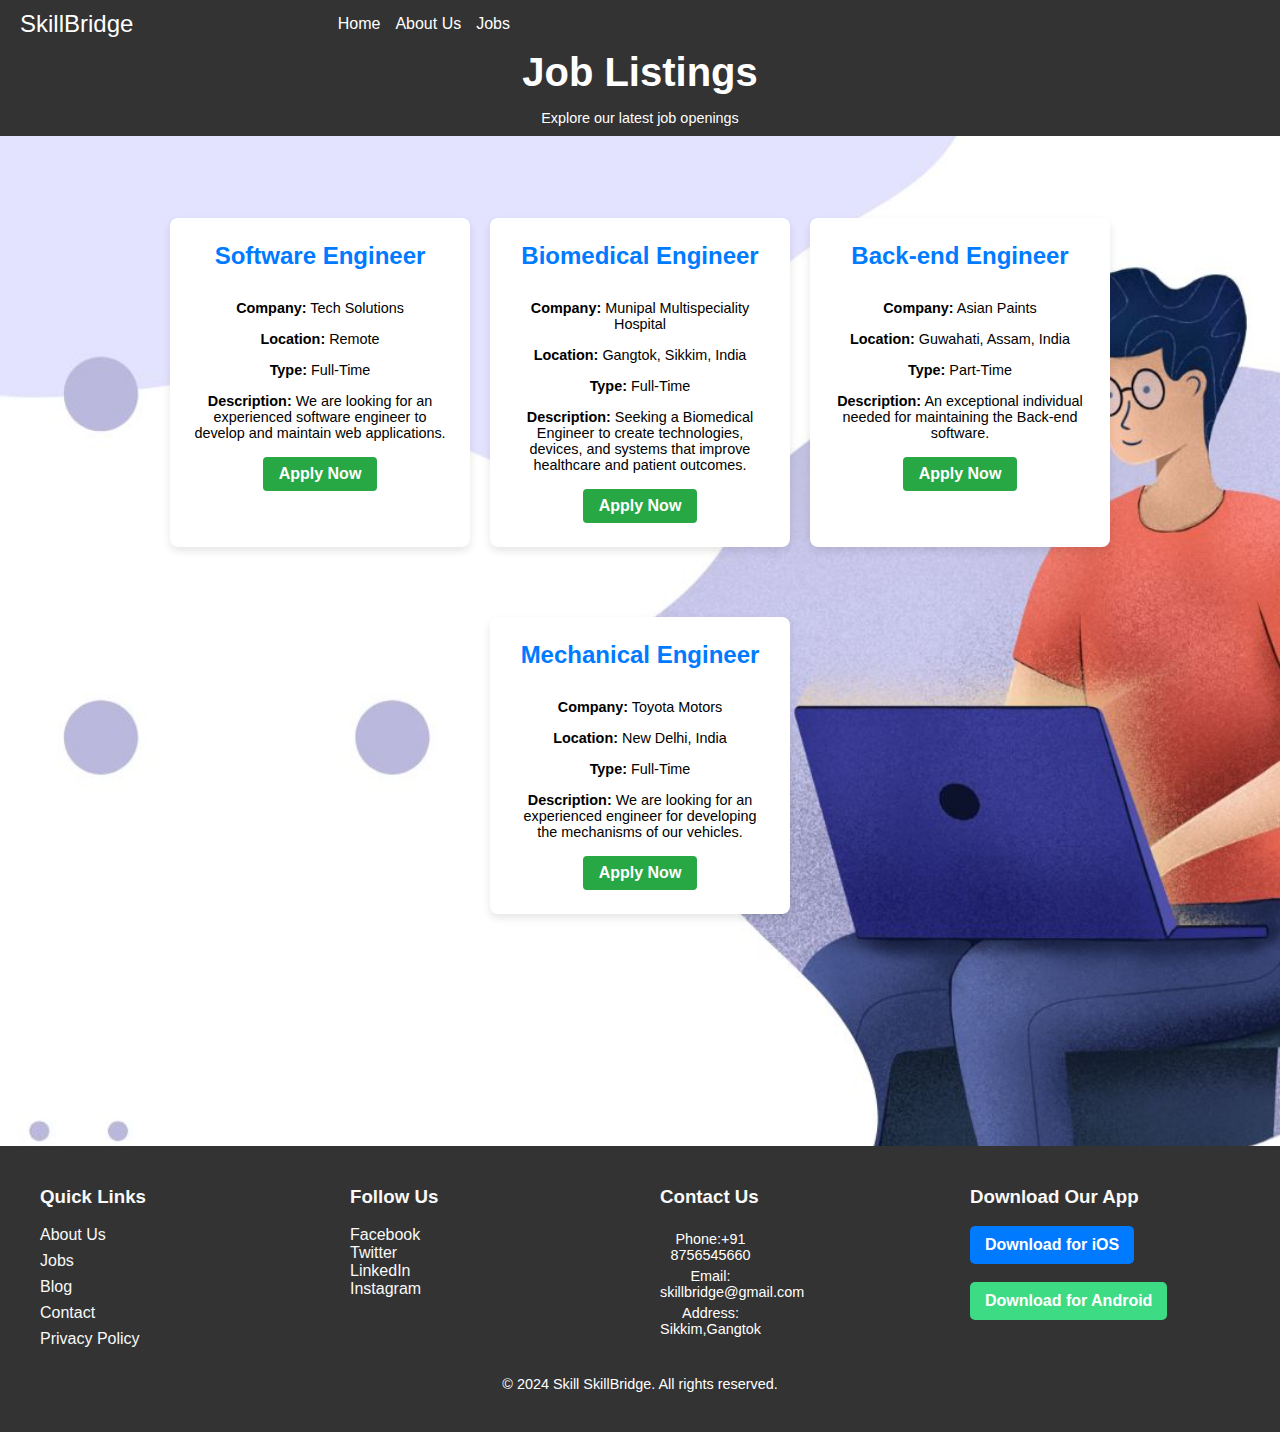
<file: engineeringjobs.html>
<html lang="en">
<head>
    <meta charset="UTF-8">
    <meta name="viewport" content="width=device-width, initial-scale=1.0">
    <title>IT Jobs</title>
</head>
<body>
    <!DOCTYPE html>
<html lang="en">
<head>
  <meta charset="UTF-8">
  <meta name="viewport" content="width=device-width, initial-scale=1.0">
  <title>Job Listings</title>
  <link rel="stylesheet" href="jobs.css">
</head>
<body>
  <nav class="navbar">
    <div class="navbar-container">
      <div class="navbar-logo">SkillBridge</div>
      <ul class="navbar-menu">
        <li><a href="Index.html">Home</a></li>
        <li><a href="./about.html">About Us</a></li>
        <li><a href="jobs.html">Jobs</a></li>
      </ul>
    </div>
  </nav>

  <header>
    <h1>Job Listings</h1>
    <p style="color: white;">Explore our latest job openings</p>
  </header>

  <section class="job-listings">
    <div class="job-card">
      <h2>Software Engineer</h2>
      <p><strong>Company:</strong> Tech Solutions</p>
      <p><strong>Location:</strong> Remote</p>
      <p><strong>Type:</strong> Full-Time</p>
      <p><strong>Description:</strong> We are looking for an experienced software engineer to develop and maintain web applications.</p>
      <a href="quickapply.html" class="apply-btn">Apply Now</a>
    </div>

    <div class="job-card">
      <h2>Biomedical Engineer</h2>
      <p><strong>Company:</strong> Munipal Multispeciality Hospital</p>
      <p><strong>Location:</strong> Gangtok, Sikkim, India</p>
      <p><strong>Type:</strong> Full-Time</p>
      <p><strong>Description:</strong> Seeking a Biomedical Engineer to create technologies, devices, and systems that improve healthcare and patient outcomes.</p>
      <a href="quickapply.html" class="apply-btn">Apply Now</a>
    </div>

    <div class="job-card">
      <h2>Back-end Engineer</h2>
      <p><strong>Company:</strong> Asian Paints</p>
      <p><strong>Location:</strong> Guwahati, Assam, India</p>
      <p><strong>Type:</strong> Part-Time</p>
      <p><strong>Description:</strong> An exceptional individual needed for maintaining the Back-end software.</p>
      <a href="quickapply.html" class="apply-btn">Apply Now</a>
    </div>
    
    <div class="job-card">
        <h2>Mechanical Engineer</h2>
        <p><strong>Company:</strong> Toyota Motors</p>
        <p><strong>Location:</strong> New Delhi, India</p>
        <p><strong>Type:</strong> Full-Time</p>
        <p><strong>Description:</strong> We are looking for an experienced engineer for developing the mechanisms of our vehicles.</p>
        <a href="quickapply.html" class="apply-btn">Apply Now</a>
      </div>
  
      
  </section>
  <footer class="footer">
    <div class="footer-content">
        
        <!-- Navigation Links -->
        <div class="footer-nav">
            <h3>Quick Links</h3><br>
            <ul>
                <li><a href="about.html">About Us</a></li>
                <li><a href="jobs.html">Jobs</a></li>
                <li><a href="blog.html">Blog</a></li>
                <li><a href="contact.html">Contact</a></li>
                <li><a href="privacy.html">Privacy Policy</a></li>
            </ul>
        </div>
        
        <!-- Social Media Links -->
        <div class="footer-social">
            <h3>Follow Us</h3><br>
            <a href="https://facebook.com" target="_blank" class="social-icon">Facebook</a><br>
            <a href="https://twitter.com" target="_blank" class="social-icon">Twitter</a><br>
            <a href="https://linkedin.com" target="_blank" class="social-icon">LinkedIn</a><br>
            <a href="https://instagram.com" target="_blank" class="social-icon">Instagram</a><br>
        </div>
        
        <!-- Contact Information -->
        <div class="footer-contact">
            <h3>Contact Us</h3><br>
            <p>Phone:+91 8756545660</p>
            <p>Email: skillbridge@gmail.com</p>
            <p>Address: Sikkim,Gangtok</p>
        </div>
        
        <!-- App Download Links -->
        <div class="footer-apps">
            <h3>Download Our App</h3><br>
            <a href="#" class="app-link ios">Download for iOS</a><br>
            <br>
            <a href="#" class="app-link android">Download for Android</a>
        </div>
        
    </div>

    <!-- Footer Bottom -->
    <div class="footer-bottom">
        <p>&copy; 2024 Skill SkillBridge. All rights reserved.</p>
    </div>
</footer>
</body>
</html>
</file>
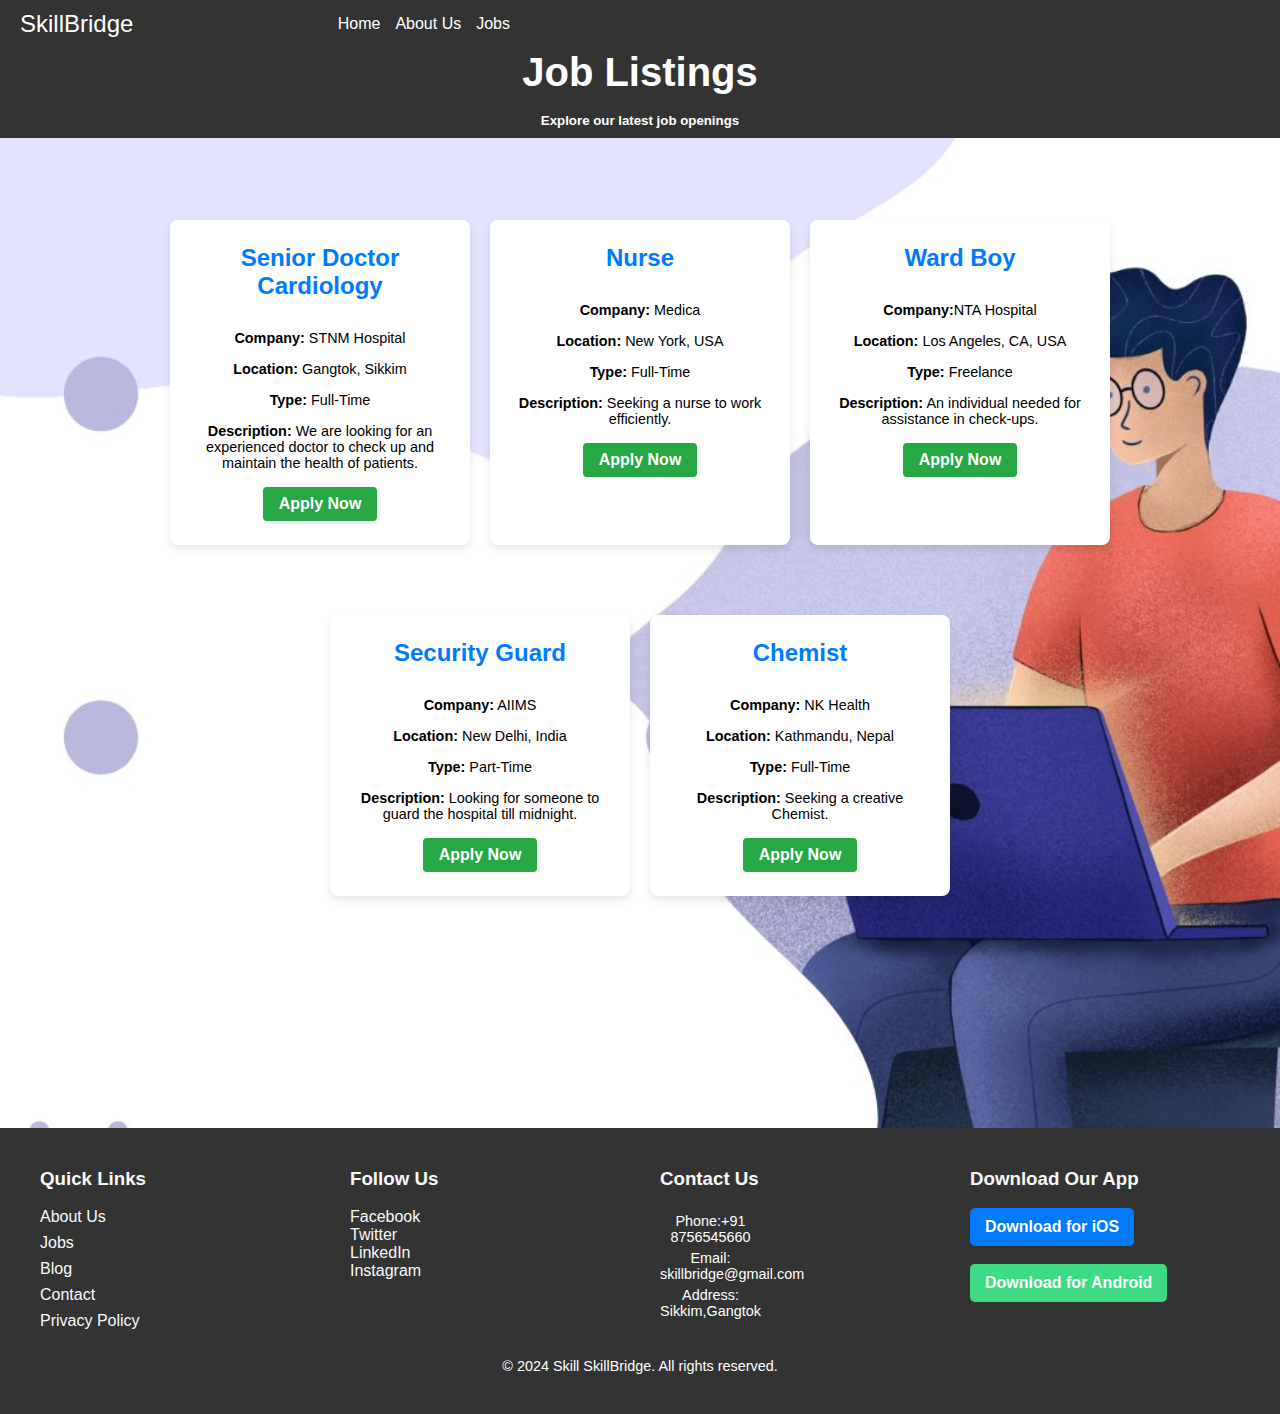
<file: healthcarejobs.html>
<html lang="en">
<head>
    <meta charset="UTF-8">
    <meta name="viewport" content="width=device-width, initial-scale=1.0">
    <title>IT Jobs</title>
</head>
<body>
    <!DOCTYPE html>
<html lang="en">
<head>
  <meta charset="UTF-8">
  <meta name="viewport" content="width=device-width, initial-scale=1.0">
  <title>Job Listings</title>
  <link rel="stylesheet" href="jobs.css">
</head>
<body>

    <nav class="navbar">
        <div class="navbar-container">
          <div class="navbar-logo">SkillBridge</div>
          <ul class="navbar-menu">
            <li><a href="Index.html">Home</a></li>
            <li><a href="./about.html">About Us</a></li>
            <li><a href="jobs.html">Jobs</a></li>
          </ul>
        </div>
      </nav>
  <header>
    <h1>Job Listings</h1> <br>
    <h5>Explore our latest job openings</h5>
  </header>

  <section class="job-listings">
    <div class="job-card">
      <h2>Senior Doctor Cardiology</h2>
      <p><strong>Company:</strong> STNM Hospital</p>
      <p><strong>Location:</strong> Gangtok, Sikkim</p>
      <p><strong>Type:</strong> Full-Time</p>
      <p><strong>Description:</strong> We are looking for an experienced doctor to check up and maintain the health of patients.</p>
      <a href="quickapply.html" class="apply-btn">Apply Now</a>
    </div>

    <div class="job-card">
      <h2>Nurse</h2>
      <p><strong>Company:</strong> Medica</p>
      <p><strong>Location:</strong> New York, USA</p>
      <p><strong>Type:</strong> Full-Time</p>
      <p><strong>Description:</strong> Seeking a nurse to work efficiently.</p>
      <a href="quickapply.html" class="apply-btn">Apply Now</a>
    </div>

    <div class="job-card">
      <h2> Ward Boy</h2>
      <p><strong>Company:</strong>NTA Hospital</p>
      <p><strong>Location:</strong> Los Angeles, CA, USA</p>
      <p><strong>Type:</strong> Freelance</p>
      <p><strong>Description:</strong> An individual needed for assistance in check-ups.</p>
      <a href="quickapply.html" class="apply-btn">Apply Now</a>
    </div>
    
    <div class="job-card">
        <h2>Security Guard</h2>
        <p><strong>Company:</strong> AIIMS</p>
        <p><strong>Location:</strong> New Delhi, India</p>
        <p><strong>Type:</strong> Part-Time</p>
        <p><strong>Description:</strong> Looking for someone to guard the hospital till midnight.</p>
        <a href="quickapply.html" class="apply-btn">Apply Now</a>
      </div>
  
      <div class="job-card">
        <h2>Chemist</h2>
        <p><strong>Company:</strong> NK Health</p>
        <p><strong>Location:</strong> Kathmandu, Nepal</p>
        <p><strong>Type:</strong> Full-Time</p>
        <p><strong>Description:</strong> Seeking a creative Chemist.</p>
        <a href="quickapply.html" class="apply-btn">Apply Now</a>
      </div>
  
    
  </section>

  <footer class="footer">
    <div class="footer-content">
        
        <!-- Navigation Links -->
        <div class="footer-nav">
            <h3>Quick Links</h3><br>
            <ul>
                <li><a href="about.html">About Us</a></li>
                <li><a href="jobs.html">Jobs</a></li>
                <li><a href="blog.html">Blog</a></li>
                <li><a href="contact.html">Contact</a></li>
                <li><a href="privacy.html">Privacy Policy</a></li>
            </ul>
        </div>
        
        <!-- Social Media Links -->
        <div class="footer-social">
            <h3>Follow Us</h3><br>
            <a href="https://facebook.com" target="_blank" class="social-icon">Facebook</a><br>
            <a href="https://twitter.com" target="_blank" class="social-icon">Twitter</a><br>
            <a href="https://linkedin.com" target="_blank" class="social-icon">LinkedIn</a><br>
            <a href="https://instagram.com" target="_blank" class="social-icon">Instagram</a><br>
        </div>
        
        <!-- Contact Information -->
        <div class="footer-contact">
            <h3>Contact Us</h3><br>
            <p>Phone:+91 8756545660</p>
            <p>Email: skillbridge@gmail.com</p>
            <p>Address: Sikkim,Gangtok</p>
        </div>
        
        <!-- App Download Links -->
        <div class="footer-apps">
            <h3>Download Our App</h3><br>
            <a href="#" class="app-link ios">Download for iOS</a> 
            <br>
            <br>
            <a href="#" class="app-link android">Download for Android</a>
        </div>
        
    </div>

    <!-- Footer Bottom -->
    <div class="footer-bottom">
        <p>&copy; 2024 Skill SkillBridge. All rights reserved.</p>
    </div>
</footer>

</body>
</html>
</file>
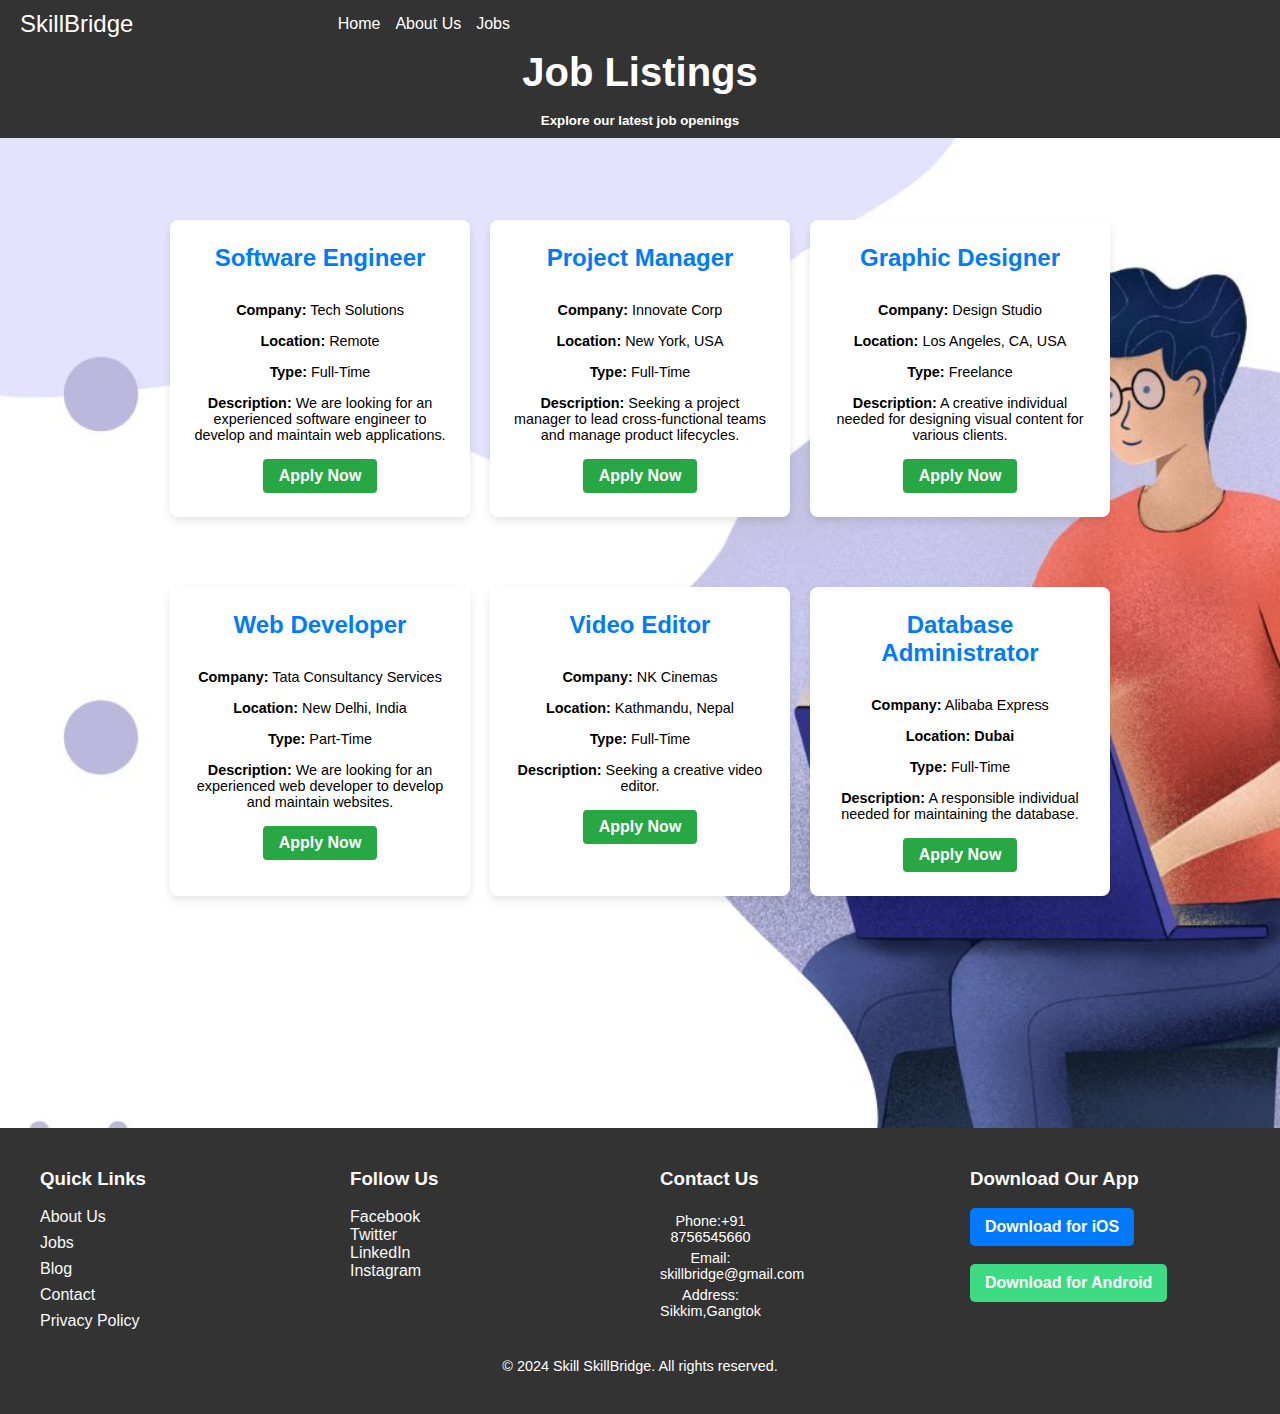
<file: itjobs.html>
<html lang="en">
<head>
    <meta charset="UTF-8">
    <meta name="viewport" content="width=device-width, initial-scale=1.0">
    <title>IT Jobs</title>
</head>
<body>
    <!DOCTYPE html>
<html lang="en">
<head>
  <meta charset="UTF-8">
  <meta name="viewport" content="width=device-width, initial-scale=1.0">
  <title>Job Listings</title>
  <link rel="stylesheet" href="jobs.css">
</head>
<body>

  <nav class="navbar">
    <div class="navbar-container">
      <div class="navbar-logo">SkillBridge</div>
      <ul class="navbar-menu">
        <li><a href="Index.html">Home</a></li>
        <li><a href="./about.html">About Us</a></li>
        <li><a href="jobs.html">Jobs</a></li>
      </ul>
    </div>
  </nav>
  <header>
    <h1>Job Listings</h1> <br>
    <h5>Explore our latest job openings</h5>
  </header>

  <section class="job-listings">
    <div class="job-card">
      <h2>Software Engineer</h2>
      <p><strong>Company:</strong> Tech Solutions</p>
      <p><strong>Location:</strong> Remote</p>
      <p><strong>Type:</strong> Full-Time</p>
      <p><strong>Description:</strong> We are looking for an experienced software engineer to develop and maintain web applications.</p>
      <a href="quickapply.html" class="apply-btn">Apply Now</a>
    </div>

    <div class="job-card">
      <h2>Project Manager</h2>
      <p><strong>Company:</strong> Innovate Corp</p>
      <p><strong>Location:</strong> New York, USA</p>
      <p><strong>Type:</strong> Full-Time</p>
      <p><strong>Description:</strong> Seeking a project manager to lead cross-functional teams and manage product lifecycles.</p>
      <a href="quickapply.html" class="apply-btn">Apply Now</a>
    </div>

    <div class="job-card">
      <h2>Graphic Designer</h2>
      <p><strong>Company:</strong> Design Studio</p>
      <p><strong>Location:</strong> Los Angeles, CA, USA</p>
      <p><strong>Type:</strong> Freelance</p>
      <p><strong>Description:</strong> A creative individual needed for designing visual content for various clients.</p>
      <a href="quickapply.html" class="apply-btn">Apply Now</a>
    </div>
    
    <div class="job-card">
        <h2>Web Developer</h2>
        <p><strong>Company:</strong> Tata Consultancy Services</p>
        <p><strong>Location:</strong> New Delhi, India</p>
        <p><strong>Type:</strong> Part-Time</p>
        <p><strong>Description:</strong> We are looking for an experienced web developer to develop and maintain websites.</p>
        <a href="quickapply.html" class="apply-btn">Apply Now</a>
      </div>
  
      <div class="job-card">
        <h2>Video Editor</h2>
        <p><strong>Company:</strong> NK Cinemas</p>
        <p><strong>Location:</strong> Kathmandu, Nepal</p>
        <p><strong>Type:</strong> Full-Time</p>
        <p><strong>Description:</strong> Seeking a creative video editor.</p>
        <a href="quickapply.html" class="apply-btn">Apply Now</a>
      </div>
  
      <div class="job-card">
        <h2>Database Administrator</h2>
        <p><strong>Company:</strong> Alibaba Express</p>
        <p><strong>Location: Dubai</strong> </p>
        <p><strong>Type:</strong> Full-Time</p>
        <p><strong>Description:</strong> A responsible individual needed for maintaining the database.</p>
        <a href="quickapply.html" class="apply-btn">Apply Now</a>
      </div>
  </section>

  <footer class="footer">
    <div class="footer-content">
        
        <!-- Navigation Links -->
        <div class="footer-nav">
            <h3>Quick Links</h3><br>
            <ul>
                <li><a href="about.html">About Us</a></li>
                <li><a href="jobs.html">Jobs</a></li>
                <li><a href="blog.html">Blog</a></li>
                <li><a href="contact.html">Contact</a></li>
                <li><a href="privacy.html">Privacy Policy</a></li>
            </ul>
        </div>
        
        <!-- Social Media Links -->
        <div class="footer-social">
            <h3>Follow Us</h3><br>
            <a href="https://facebook.com" target="_blank" class="social-icon">Facebook</a><br>
            <a href="https://twitter.com" target="_blank" class="social-icon">Twitter</a><br>
            <a href="https://linkedin.com" target="_blank" class="social-icon">LinkedIn</a><br>
            <a href="https://instagram.com" target="_blank" class="social-icon">Instagram</a><br>
        </div>
        
        <!-- Contact Information -->
        <div class="footer-contact">
            <h3>Contact Us</h3><br>
            <p>Phone:+91 8756545660</p>
            <p>Email: skillbridge@gmail.com</p>
            <p>Address: Sikkim,Gangtok</p>
        </div>
        
        <!-- App Download Links -->
        <div class="footer-apps">
            <h3>Download Our App</h3><br>
            <a href="#" class="app-link ios">Download for iOS</a><br>
            <br>
            <a href="#" class="app-link android">Download for Android</a>
        </div>
        
    </div>

    <!-- Footer Bottom -->
    <div class="footer-bottom">
        <p>&copy; 2024 Skill SkillBridge. All rights reserved.</p>
    </div>
</footer>

</body>
</html>
</file>
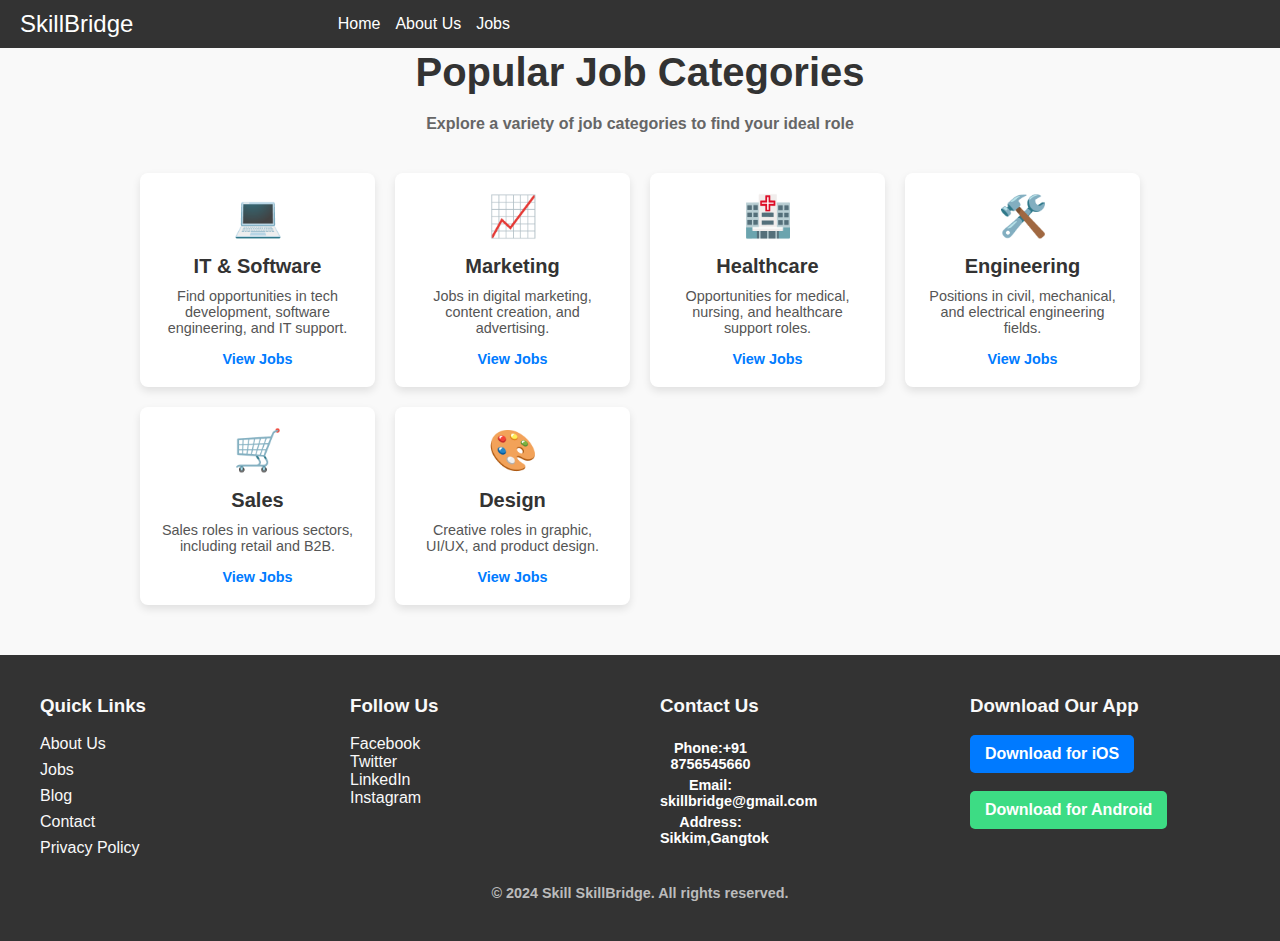
<file: jobs.html>
<html lang="en">
<head>
    <meta charset="UTF-8">
    <meta name="viewport" content="width=device-width, initial-scale=1.0">
    <title> Jobs</title>
    <link rel="stylesheet" href="skill.css">
</head>
<body>
    <nav class="navbar">
        <div class="navbar-container">
          <div class="navbar-logo">SkillBridge</div>
          <ul class="navbar-menu">
            <li><a href="Index.html">Home</a></li>
            <li><a href="./about.html">About Us</a></li>
            <li><a href="jobs.html">Jobs</a></li>
          </ul>
        </div>
      </nav>
     <!-- Popular Categories Section -->
  <section class="popular-categories">
    <h2>Popular Job Categories</h2>
    <p>Explore a variety of job categories to find your ideal role</p>
    
    <div class="categories-grid">
      
      <!-- IT Category -->
      <div class="category-card">
        <div class="category-icon">💻</div>
        <div class="category-name">IT & Software</div>
        <div class="category-description">Find opportunities in tech development, software engineering, and IT support.</div>
        <a href="itjobs.html" class="category-link">View Jobs</a>
      </div>

      <!-- Marketing Category -->
      <div class="category-card">
        <div class="category-icon">📈</div>
        <div class="category-name">Marketing</div>
        <div class="category-description">Jobs in digital marketing, content creation, and advertising.</div>
        <a href="marketingjobs.html" class="category-link">View Jobs</a>
      </div>

      <!-- Healthcare Category -->
      <div class="category-card">
        <div class="category-icon">🏥</div>
        <div class="category-name">Healthcare</div>
        <div class="category-description">Opportunities for medical, nursing, and healthcare support roles.</div>
        <a href="healthcarejobs.html" class="category-link">View Jobs</a>
      </div>

      <!-- Engineering Category -->
      <div class="category-card">
        <div class="category-icon">🛠️</div>
        <div class="category-name">Engineering</div>
        <div class="category-description">Positions in civil, mechanical, and electrical engineering fields.</div>
        <a href="engineeringjobs.html" class="category-link">View Jobs</a>
      </div>

      <!-- Sales Category -->
      <div class="category-card">
        <div class="category-icon">🛒</div>
        <div class="category-name">Sales</div>
        <div class="category-description">Sales roles in various sectors, including retail and B2B.</div>
        <a href="salesjobs.html" class="category-link">View Jobs</a>
      </div>

      <!-- Design Category -->
      <div class="category-card">
        <div class="category-icon">🎨</div>
        <div class="category-name">Design</div>
        <div class="category-description">Creative roles in graphic, UI/UX, and product design.</div>
        <a href="designjobs.html" class="category-link">View Jobs</a>
      </div>

    </div>
  </section>

  <footer class="footer">
    <div class="footer-content">
        
        <!-- Navigation Links -->
        <div class="footer-nav">
            <h3>Quick Links</h3><br>
            <ul>
                <li><a href="about.html">About Us</a></li>
                <li><a href="jobs.html">Jobs</a></li>
                <li><a href="blog.html">Blog</a></li>
                <li><a href="contact.html">Contact</a></li>
                <li><a href="privacy.html">Privacy Policy</a></li>
            </ul>
        </div>
        
        <!-- Social Media Links -->
        <div class="footer-social">
            <h3>Follow Us</h3><br>
            <a href="https://facebook.com" target="_blank" class="social-icon">Facebook</a><br>
            <a href="https://twitter.com" target="_blank" class="social-icon">Twitter</a><br>
            <a href="https://linkedin.com" target="_blank" class="social-icon">LinkedIn</a><br>
            <a href="https://instagram.com" target="_blank" class="social-icon">Instagram</a><br>
        </div>
        
        <!-- Contact Information -->
        <div class="footer-contact">
            <h3>Contact Us</h3><br>
            <p>Phone:+91 8756545660</p>
            <p>Email: skillbridge@gmail.com</p>
            <p>Address: Sikkim,Gangtok</p>
        </div>
        
        <!-- App Download Links -->
        <div class="footer-apps">
            <h3>Download Our App</h3><br>
            <a href="#" class="app-link ios">Download for iOS</a><br>
            <br>
            <a href="#" class="app-link android">Download for Android</a>
        </div>
        
    </div>

    <!-- Footer Bottom -->
    <div class="footer-bottom">
        <p>&copy; 2024 Skill SkillBridge. All rights reserved.</p>
    </div>
</footer>
</body>
</html>
</file>
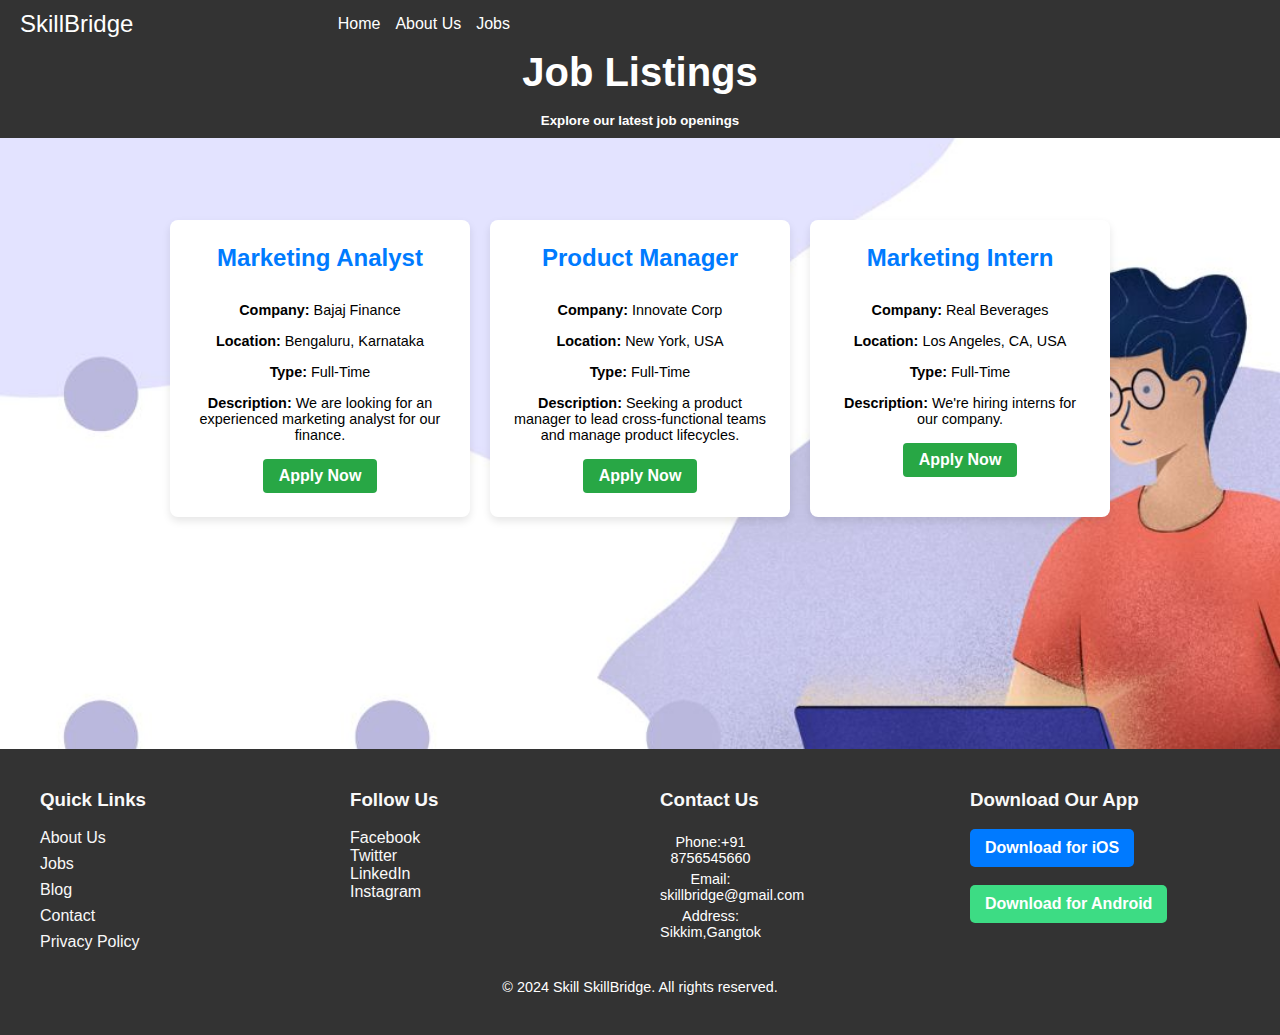
<file: marketingjobs.html>
<html lang="en">
<head>
    <meta charset="UTF-8">
    <meta name="viewport" content="width=device-width, initial-scale=1.0">
    <title>IT Jobs</title>
</head>
<body>
    <!DOCTYPE html>
<html lang="en">
<head>
  <meta charset="UTF-8">
  <meta name="viewport" content="width=device-width, initial-scale=1.0">
  <title>Job Listings</title>
  <link rel="stylesheet" href="jobs.css">
</head>
<body>
    <nav class="navbar">
        <div class="navbar-container">
          <div class="navbar-logo">SkillBridge</div>
          <ul class="navbar-menu">
            <li><a href="Index.html">Home</a></li>
            <li><a href="./about.html">About Us</a></li>
            <li><a href="jobs.html">Jobs</a></li>
            
          </ul>
        </div>
      </nav>

  <header>
    <h1>Job Listings</h1> <br>
    <h5>Explore our latest job openings</h5>
  </header>

  <section class="job-listings">
    <div class="job-card">
      <h2>Marketing Analyst</h2>
      <p><strong>Company:</strong> Bajaj Finance</p>
      <p><strong>Location:</strong> Bengaluru, Karnataka</p>
      <p><strong>Type:</strong> Full-Time</p>
      <p><strong>Description:</strong> We are looking for an experienced marketing analyst for our finance.</p>
      <a href="quickapply.html" class="apply-btn">Apply Now</a>
    </div>

    <div class="job-card">
      <h2>Product Manager</h2>
      <p><strong>Company:</strong> Innovate Corp</p>
      <p><strong>Location:</strong> New York, USA</p>
      <p><strong>Type:</strong> Full-Time</p>
      <p><strong>Description:</strong> Seeking a product manager to lead cross-functional teams and manage product lifecycles.</p>
      <a href="quickapply.html" class="apply-btn">Apply Now</a>
    </div>

    <div class="job-card">
      <h2>Marketing Intern</h2>
      <p><strong>Company:</strong> Real Beverages</p>
      <p><strong>Location:</strong> Los Angeles, CA, USA</p>
      <p><strong>Type:</strong> Full-Time</p>
      <p><strong>Description:</strong> We're hiring interns for our company.</p>
      <a href="quickapply.html" class="apply-btn">Apply Now</a>
    </div>
    
   
  </section>

  <footer class="footer">
    <div class="footer-content">
        
        <!-- Navigation Links -->
        <div class="footer-nav">
            <h3>Quick Links</h3><br>
            <ul>
                <li><a href="about.html">About Us</a></li>
                <li><a href="jobs.html">Jobs</a></li>
                <li><a href="blog.html">Blog</a></li>
                <li><a href="contact.html">Contact</a></li>
                <li><a href="privacy.html">Privacy Policy</a></li>
            </ul>
        </div>
        
        <!-- Social Media Links -->
        <div class="footer-social">
            <h3>Follow Us</h3><br>
            <a href="https://facebook.com" target="_blank" class="social-icon">Facebook</a><br>
            <a href="https://twitter.com" target="_blank" class="social-icon">Twitter</a><br>
            <a href="https://linkedin.com" target="_blank" class="social-icon">LinkedIn</a><br>
            <a href="https://instagram.com" target="_blank" class="social-icon">Instagram</a><br>
        </div>
        
        <!-- Contact Information -->
        <div class="footer-contact">
            <h3>Contact Us</h3><br>
            <p>Phone:+91 8756545660</p>
            <p>Email: skillbridge@gmail.com</p>
            <p>Address: Sikkim,Gangtok</p>
        </div>
        
        <!-- App Download Links -->
        <div class="footer-apps">
            <h3>Download Our App</h3><br>
            <a href="#" class="app-link ios">Download for iOS</a> 
            <br>
            <br>
            <a href="#" class="app-link android">Download for Android</a>
        </div>
        
    </div>

    <!-- Footer Bottom -->
    <div class="footer-bottom">
        <p>&copy; 2024 Skill SkillBridge. All rights reserved.</p>
    </div>
</footer>

</body>
</html>
</file>
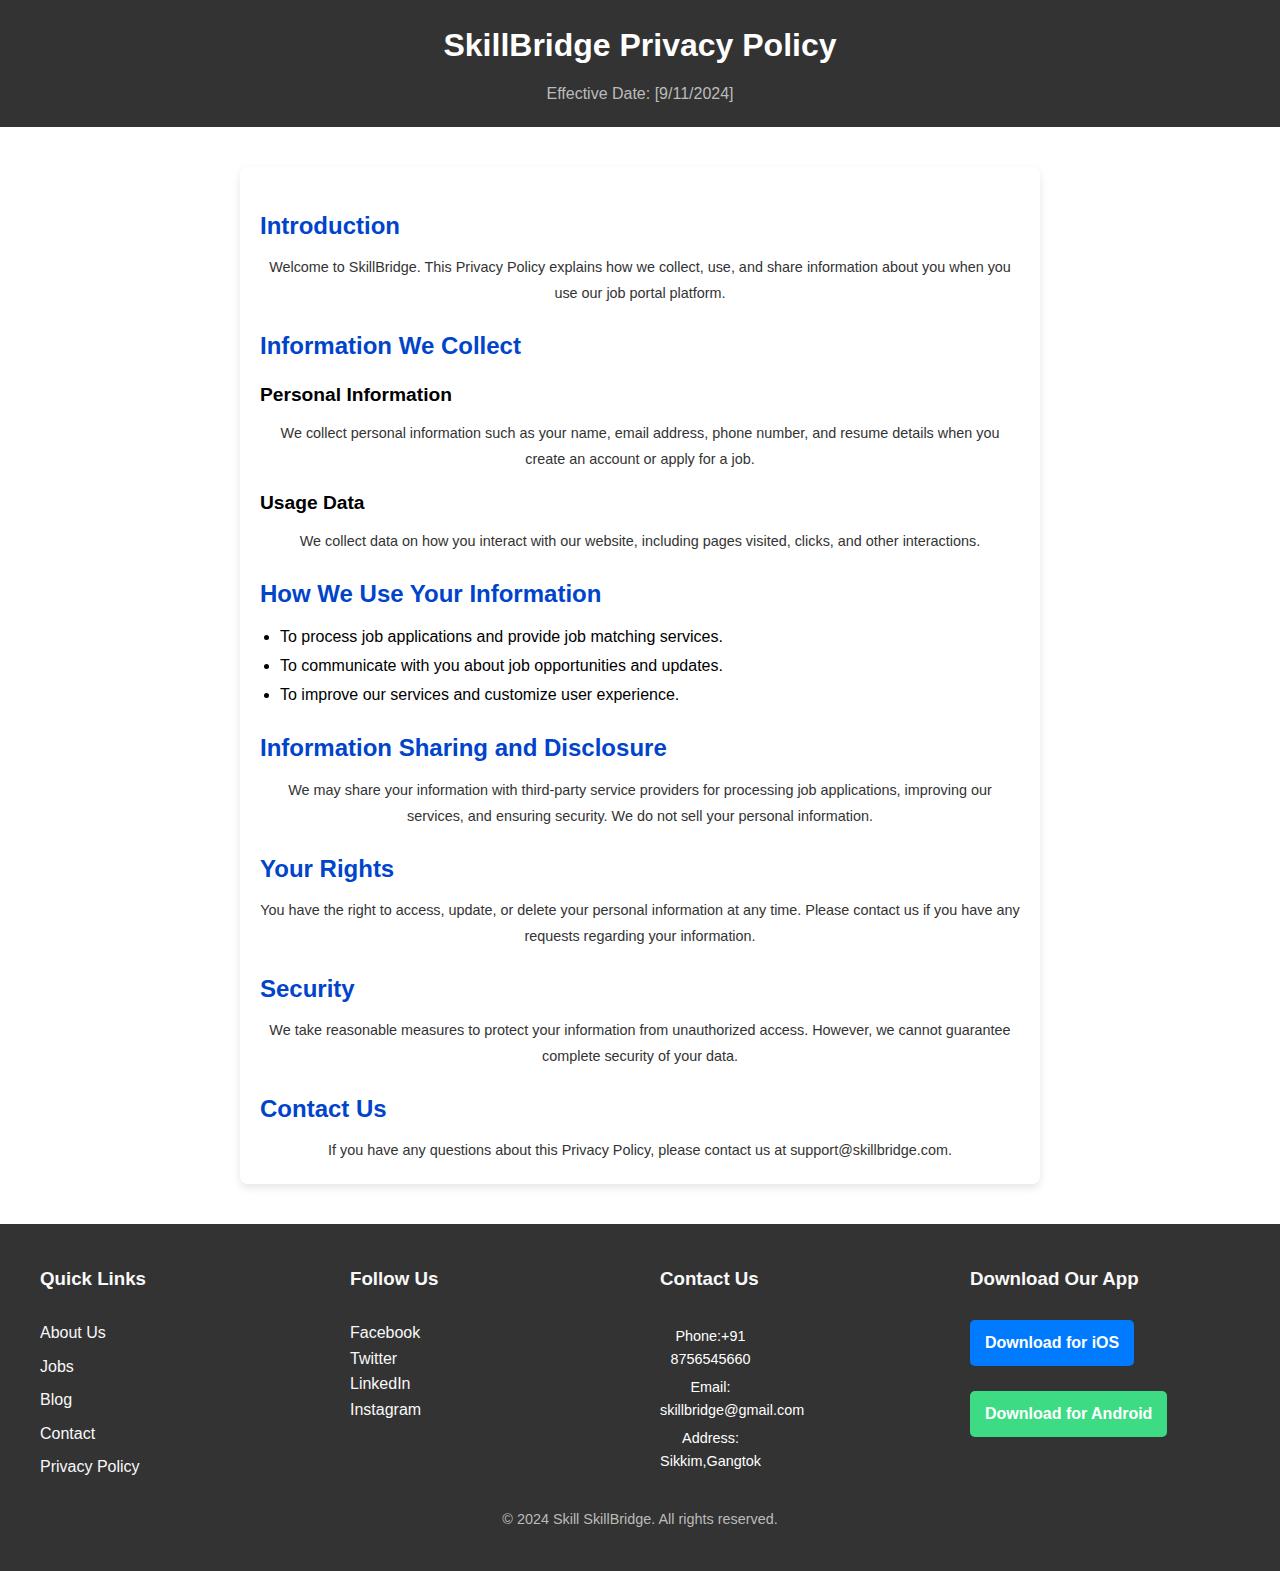
<file: privacy.html>
<!DOCTYPE html>
<html lang="en">
<head>
  <meta charset="UTF-8">
  <meta name="viewport" content="width=device-width, initial-scale=1.0">
  <title>Privacy Policy | SkillBridge</title>
  <style>
    * {
  margin: 0;
  padding: 0;
  box-sizing: border-box;
}

body {
  font-family: Arial, sans-serif;
  line-height: 1.6;
  color: black;
  background-color: white;
}

header {
  text-align: center;
  padding: 20px;
  background-color: #333;
  color: white;
}

header h1 {
  font-size: 2em;
}

header p {
  font-size: 1em;
  margin-top: 10px;
}

.policy-content {
  max-width: 800px;
  margin: 40px auto;
  padding: 20px;
  background-color: #fff;
  box-shadow: 0 4px 8px rgba(0, 0, 0, 0.1);
  border-radius: 8px;
  color: black;
}
.policy-content p{
    color: #333;
}

.policy-content h2 {
  font-size: 1.5em;
  margin-top: 20px;
  color: #0044cc;
}

.policy-content h3 {
  font-size: 1.2em;
  margin-top: 15px;
}

.policy-content p, .policy-content ul {
  margin-top: 10px;
  line-height: 1.8;
}

.policy-content ul {
  list-style-type: disc;
  margin-left: 20px;
}

.footer {
        background-color: #333;
        color: #f9f9f9;
        padding: 40px 20px;
    }
    
    .footer-content {
        max-width: 1200px;
        margin: 0 auto;
        display: flex;
        flex-wrap: wrap;
        gap: 40px;
        justify-content: space-between;
    }
    
    .footer-content div {
        flex: 1;
        min-width: 200px;
    }
    
    .footer-nav ul {
        list-style: none;
        padding: 0;
    }
    
    .footer-nav ul li {
        margin-bottom: 8px;
    }
    
    .footer-nav a {
        color: #f9f9f9;
        text-decoration: none;
        transition: color 0.3s;
    }
    
    .footer-nav a:hover {
        color: #ddd;
    }
    
    .footer-social a {
        display: inline-block;
        color: #f9f9f9;
        margin-right: 10px;
        text-decoration: none;
        transition: color 0.3s;
    }
    
    .footer-social a:hover {
        color: #ddd;
    }
    
    .footer-contact p {
        margin: 5px 0;
        color: white;
        margin-right: 169px;
    }

    
    .footer-apps .app-link {
        display: inline-block;
        color: #fff;
        background-color: #0066cc;
        padding: 10px 15px;
        border-radius: 5px;
        text-decoration: none;
        font-weight: bold;
        margin-right: 10px;
        transition: background-color 0.3s;
    }
    
    .footer-apps .app-link.ios {
        background-color: #007aff;
    }
    
    .footer-apps .app-link.android {
        background-color: #3ddc84;
    }
    
    .footer-apps .app-link:hover {
        opacity: 0.9;
    }
    
    .footer-bottom,p {
        text-align: center;
        margin-top: 20px;
        font-size: 0.9rem;
        color: #bbb;
    }

  </style>
</head>
<body>
  <header>
    <h1>SkillBridge Privacy Policy</h1>
    <p>Effective Date: [9/11/2024]</p>
  </header>

  <section class="policy-content">
    <h2>Introduction</h2>
    <p>Welcome to SkillBridge. This Privacy Policy explains how we collect, use, and share information about you when you use our job portal platform.</p>

    <h2>Information We Collect</h2>
    <h3>Personal Information</h3>
    <p>We collect personal information such as your name, email address, phone number, and resume details when you create an account or apply for a job.</p>
    
    <h3>Usage Data</h3>
    <p>We collect data on how you interact with our website, including pages visited, clicks, and other interactions.</p>

    <h2>How We Use Your Information</h2>
    <ul>
      <li>To process job applications and provide job matching services.</li>
      <li>To communicate with you about job opportunities and updates.</li>
      <li>To improve our services and customize user experience.</li>
    </ul>

    <h2>Information Sharing and Disclosure</h2>
    <p>We may share your information with third-party service providers for processing job applications, improving our services, and ensuring security. We do not sell your personal information.</p>

    <h2>Your Rights</h2>
    <p>You have the right to access, update, or delete your personal information at any time. Please contact us if you have any requests regarding your information.</p>

    <h2>Security</h2>
    <p>We take reasonable measures to protect your information from unauthorized access. However, we cannot guarantee complete security of your data.</p>

    <h2>Contact Us</h2>
    <p>If you have any questions about this Privacy Policy, please contact us at support@skillbridge.com.</p>
  </section>

  <footer class="footer">
    <div class="footer-content">
        
        <!-- Navigation Links -->
        <div class="footer-nav">
            <h3>Quick Links</h3><br>
            <ul>
                <li><a href="about.html">About Us</a></li>
                <li><a href="jobs.html">Jobs</a></li>
                <li><a href="blog.html">Blog</a></li>
                <li><a href="contact.html">Contact</a></li>
                <li><a href="privacy.html">Privacy Policy</a></li>
            </ul>
        </div>
        
        <!-- Social Media Links -->
        <div class="footer-social">
            <h3>Follow Us</h3><br>
            <a href="https://facebook.com" target="_blank" class="social-icon">Facebook</a><br>
            <a href="https://twitter.com" target="_blank" class="social-icon">Twitter</a><br>
            <a href="https://linkedin.com" target="_blank" class="social-icon">LinkedIn</a><br>
            <a href="https://instagram.com" target="_blank" class="social-icon">Instagram</a><br>
        </div>
        
        <!-- Contact Information -->
        <div class="footer-contact">
            <h3>Contact Us</h3><br>
            <p>Phone:+91 8756545660</p>
            <p>Email: skillbridge@gmail.com</p>
            <p>Address: Sikkim,Gangtok</p>
        </div>
        
        <!-- App Download Links -->
        <div class="footer-apps">
            <h3>Download Our App</h3><br>
            <a href="#" class="app-link ios">Download for iOS</a><br>
            <br>
            <a href="#" class="app-link android">Download for Android</a>
        </div>
        
    </div>

    <!-- Footer Bottom -->
    <div class="footer-bottom">
        <p>&copy; 2024 Skill SkillBridge. All rights reserved.</p>
    </div>
</footer>
</body>
</html>
</file>
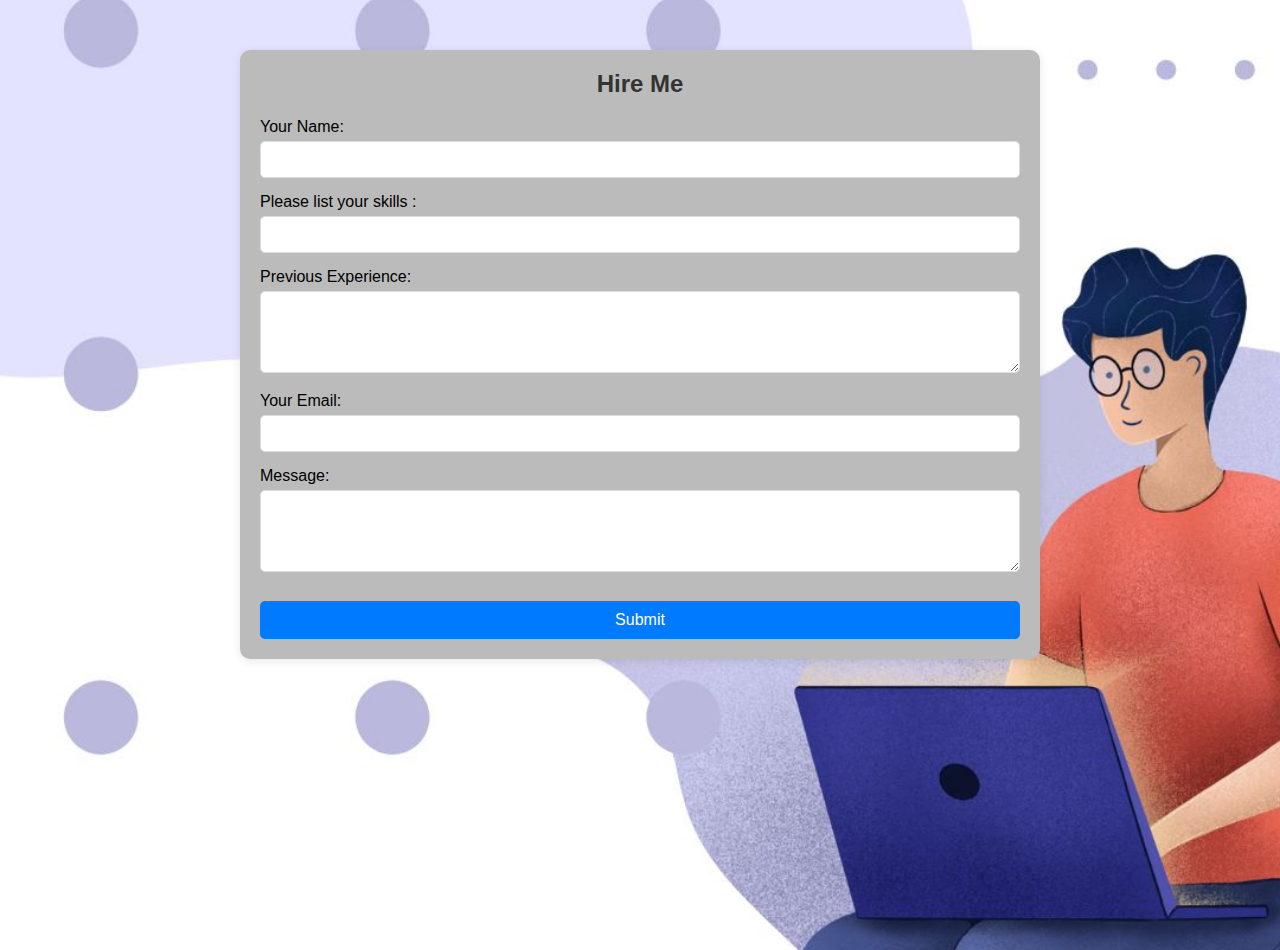
<file: quickapply.html>
<!DOCTYPE html>
<html lang="en">
<head>
    <meta charset="UTF-8">
    <meta name="viewport" content="width=device-width, initial-scale=1.0">
    <title>Hire Me</title>
    <link rel="stylesheet" href="skill.css">
</head>
<body>
    <div class="hire-me-container">
        <h2>Hire Me</h2>
        
        <form action="/submit-hire-me" method="POST">
            <div class="form-group">
                <label for="name">Your Name:</label>
                <input type="text" id="name" name="name" required>
            </div>
            <div class="form-group">
                <label for="skills">Please list your skills :</label>
                <input type="text" id="skills" name="skills" required>
            </div>
            <div class="form-group">
                <label for="experience">Previous Experience:</label>
                <textarea id="experience" name="experience" rows="4" required></textarea>
            </div>
            <div class="form-group">
                <label for="email">Your Email:</label>
                <input type="email" id="email" name="email" required>
            </div>
            <div class="form-group">
                <label for="message">Message:</label>
                <textarea id="message" name="message" rows="4" required></textarea>
            </div>
            <button type="submit">Submit</button>
        </form>
    </div>
                
</body>
</html>
</file>
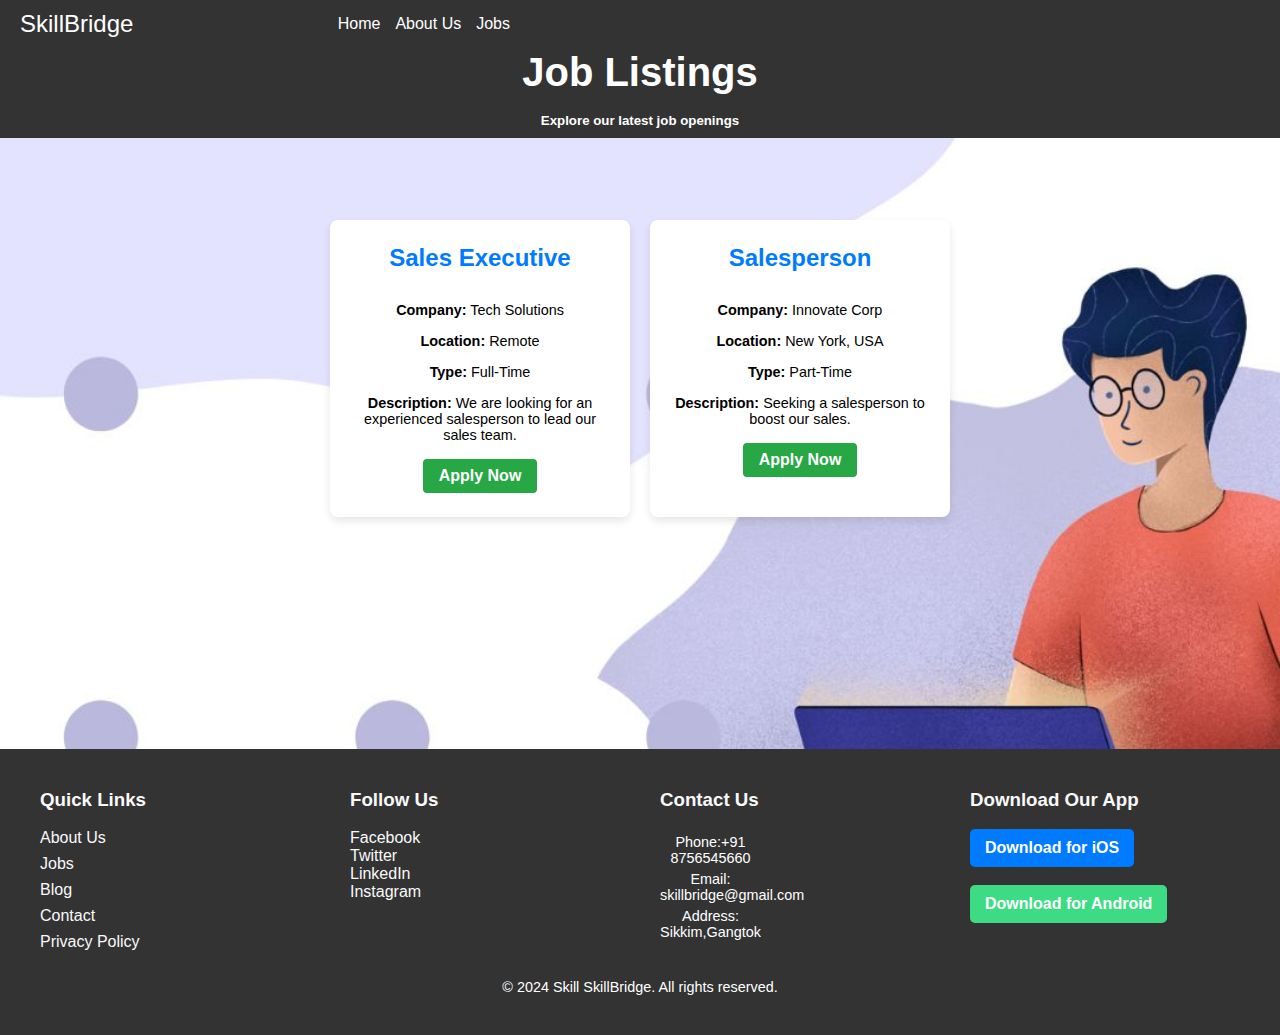
<file: salesjobs.html>
<html lang="en">
<head>
    <meta charset="UTF-8">
    <meta name="viewport" content="width=device-width, initial-scale=1.0">
    <title>IT Jobs</title>
</head>
<body>
    <!DOCTYPE html>
<html lang="en">
<head>
  <meta charset="UTF-8">
  <meta name="viewport" content="width=device-width, initial-scale=1.0">
  <title>Job Listings</title>
  <link rel="stylesheet" href="jobs.css">
</head>
<body>

    <nav class="navbar">
        <div class="navbar-container">
          <div class="navbar-logo">SkillBridge</div>
          <ul class="navbar-menu">
            <li><a href="Index.html">Home</a></li>
            <li><a href="./about.html">About Us</a></li>
            <li><a href="jobs.html">Jobs</a></li>
          </ul>
        </div>
      </nav>
  <header>
    <h1>Job Listings</h1> <br>
    <h5>Explore our latest job openings</h5>
  </header>

  <section class="job-listings">
    <div class="job-card">
      <h2>Sales Executive</h2>
      <p><strong>Company:</strong> Tech Solutions</p>
      <p><strong>Location:</strong> Remote</p>
      <p><strong>Type:</strong> Full-Time</p>
      <p><strong>Description:</strong> We are looking for an experienced salesperson to lead our sales team.</p>
      <a href="quickapply.html" class="apply-btn">Apply Now</a>
    </div>

    <div class="job-card">
      <h2>Salesperson</h2>
      <p><strong>Company:</strong> Innovate Corp</p>
      <p><strong>Location:</strong> New York, USA</p>
      <p><strong>Type:</strong> Part-Time</p>
      <p><strong>Description:</strong> Seeking a salesperson to boost our sales.</p>
      <a href="quickapply.html" class="apply-btn">Apply Now</a>
    </div>

    
  </section>

  <footer class="footer">
    <div class="footer-content">
        
        <!-- Navigation Links -->
        <div class="footer-nav">
            <h3>Quick Links</h3><br>
            <ul>
                <li><a href="about.html">About Us</a></li>
                <li><a href="jobs.html">Jobs</a></li>
                <li><a href="blog.html">Blog</a></li>
                <li><a href="contact.html">Contact</a></li>
                <li><a href="privacy.html">Privacy Policy</a></li>
            </ul>
        </div>
        
        <!-- Social Media Links -->
        <div class="footer-social">
            <h3>Follow Us</h3><br>
            <a href="https://facebook.com" target="_blank" class="social-icon">Facebook</a><br>
            <a href="https://twitter.com" target="_blank" class="social-icon">Twitter</a><br>
            <a href="https://linkedin.com" target="_blank" class="social-icon">LinkedIn</a><br>
            <a href="https://instagram.com" target="_blank" class="social-icon">Instagram</a><br>
        </div>
        
        <!-- Contact Information -->
        <div class="footer-contact">
            <h3>Contact Us</h3><br>
            <p>Phone:+91 8756545660</p>
            <p>Email: skillbridge@gmail.com</p>
            <p>Address: Sikkim,Gangtok</p>
        </div>
        
        <!-- App Download Links -->
        <div class="footer-apps">
            <h3>Download Our App</h3><br>
            <a href="#" class="app-link ios">Download for iOS</a> 
            <br>
            <br>
            <a href="#" class="app-link android">Download for Android</a>
        </div>
        
    </div>

    <!-- Footer Bottom -->
    <div class="footer-bottom">
        <p>&copy; 2024 Skill SkillBridge. All rights reserved.</p>
    </div>
</footer>

</body>
</html>
</file>
<file: skill.css>
* {
    margin: 0;
    padding: 0;
    box-sizing: border-box;
  }
  
  body, html {
    font-family: Arial, sans-serif;
    height: 100%;
  }

  

  
  .hero {
    position: relative;
    height: 100vh;
    background-image: url('pexels-sora-shimazaki-5668859.jpg'); /* Replace with your background image path */
    background-size: cover;
    background-position: center;
    display: flex;
    align-items: center;
    justify-content: center;
    color: #fff;
  }
  
  .overlay {
    position: absolute;
    top: 0;
    left: 0;
    width: 100%;
    height: 100%;
    background: rgba(0, 0, 0, 0.5);
    z-index: 1;
  }
  
  .hero-content {
    position: relative;
    z-index: 2;
    text-align: center;
    max-width: 800px;
  }
  
  .hero h1 {
    font-size: 3rem;
    margin-bottom: 10px;
  }
  
  .hero p {
    font-size: 1.2rem;
    margin-bottom: 20px;
  }
  
  .search-bar {
    display: flex;
    gap: 10px;
    margin-bottom: 20px;
  }
  
  .search-bar input, .search-bar select, .search-bar .search-btn {
    padding: 12px;
    font-size: 1rem;
    border: none;
    border-radius: 5px;
  }
  
  .search-bar input, .search-bar select {
    flex: 1;
  }
  
  .search-bar .search-btn {
    background-color: #28a745;
    color: #fff;
    cursor: pointer;
  }
  
  .cta-buttons {
    display: flex;
    gap: 20px;
  }
  
  .btn {
    padding: 12px 20px;
    font-size: 1rem;
    border: none;
    border-radius: 5px;
    cursor: pointer;
    transition: background-color 0.3s ease;
  }
  
  .find-jobs-btn {
    background-color: #007bff;
    color: #fff;
  }
  
  .find-jobs-btn:hover {
    background-color: #0056b3;
  }
  
  .post-job-btn {
    background-color: #ffc107;
    color: #333;
  }
  
  .post-job-btn:hover {
    background-color: #e0a800;
  }
  
  @media (max-width: 768px){
    .hero h1 {
      font-size: 2.5rem;
    }
}
    .search-bar {
      flex-direction: column;
      gap: 10px;
    }
    
    .cta-buttons {
      flex-direction: column;
    }

    * {
        margin: 0;
        padding: 0;
        box-sizing: border-box;
      }
      
      body, html {
        font-family: Arial, sans-serif;
      }
      
      .how-it-works {
        padding: 50px 20px;
        text-align: center;
        background-color: #f9f9f9;
      }
      
      .how-it-works h2 {
        font-size: 2.5rem;
        color: #333;
        margin-bottom: 10px;
      }
      
      .section-description {
        font-size: 1.2rem;
        color: #666;
        margin-bottom: 40px;
      }
      
      .steps-container {
        display: flex;
        flex-wrap: wrap;
        justify-content: center;
        gap: 20px;
        max-width: 1200px;
        margin: 0 auto;
      }
      
      .step-card {
        background-color: #fff;
        border-radius: 8px;
        box-shadow: 0 4px 8px rgba(0, 0, 0, 0.1);
        padding: 30px 20px;
        width: 300px;
        text-align: center;
        transition: transform 0.3s ease;
      }
      
      .step-card:hover {
        transform: translateY(-10px);
      }
      
      .icon {
        width: 30px;
        height: 30px;
        margin-bottom: 15px;
      }
      
      .step-card h3 {
        font-size: 1.5rem;
        color: #007bff;
        margin-bottom: 10px;
      }
      
      .step-card p {
        font-size: 1rem;
        color: #555;
        line-height: 1.5;
      }
      
      @media (max-width: 768px) {
        .steps-container {
          flex-direction: column;
          align-items: center;
        }
      }

      * {
        margin: 0;
        padding: 0;
        box-sizing: border-box;
      }
      
      body, html {
        font-family: Arial, sans-serif;
      }
  
      /* Featured Jobs Section */
      .featured-jobs {
        padding: 50px 20px;
        background-color: #f5f5f5;
        text-align: center;

      }
  
      .featured-jobs h2 {
        font-size: 2.5rem;
        color: #333;
        margin-bottom: 15px;
      }
  
      /* Carousel Container */
      .carousel-container {
        overflow-x: auto;
        display: flex;
        gap: 15px;
        padding: 20px 0;
        scroll-behavior: smooth;
      }
  
      /* Job Card */
      .job-card {
        flex: 0 0 300px;
        background-color: #fff;
        border-radius: 8px;
        box-shadow: 0 4px 8px rgba(0, 0, 0, 0.1);
        padding: 20px;
        text-align: center;
        position: relative;
        margin-left: 18px;
      }
  
      .job-card h3 {
        font-size: 1.5rem;
        color: #007bff;
        margin-bottom: 10px;
      }
  
      .job-card p {
        font-size: 1rem;
        color: #555;
        margin-bottom: 20px;
      }
  
      .job-card .quick-apply-btn {
        display: inline-block;
        padding: 10px 20px;
        font-size: 1rem;
        color: #fff;
        background-color: #28a745;
        border-radius: 5px;
        text-align: center;
        text-decoration: none;
        transition: background-color 0.3s ease;
      }
  
      .job-card .quick-apply-btn:hover {
        background-color: #218838;
      }
  
      /* Hide Scrollbar for WebKit */
      .carousel-container::-webkit-scrollbar {
        display: none;
      }
  
      /* Optional Styling for Scroll Arrows */
      .carousel-container::before,
      .carousel-container::after {
        content: '';
        position: absolute;
        top: 50%;
        width: 40px;
        height: 40px;
        background: rgba(0, 0, 0, 0.1);
        border-radius: 50%;
        transform: translateY(-50%);
        pointer-events: none;
      }
  
      .carousel-container::before {
        left: 5px;
      }
  
      .carousel-container::after {
        right: 5px;
      }
  
      @media (max-width: 768px) {
        .job-card {
          flex: 0 0 250px;
        }
      }

      * {
        margin: 0;
        padding: 0;
        box-sizing: border-box;
      }
      
      body, html {
        font-family: Arial, sans-serif;
      }
  
      /* Popular Categories Section */
      .popular-categories {
        padding: 50px 20px;
        background-color: #f9f9f9;
        text-align: center;
      }
  
      .popular-categories h2 {
        font-size: 2.5rem;
        color: #333;
        margin-bottom: 20px;
      }
  
      .popular-categories p {
        font-size: 1rem;
        color: #666;
        margin-bottom: 40px;
      }
  
      /* Categories Grid */
      .categories-grid {
        display: grid;
        grid-template-columns: repeat(auto-fit, minmax(200px, 1fr));
        gap: 20px;
        max-width: 1000px;
        margin: 0 auto;
      }
  
      /* Category Card */
      .category-card {
        background-color: #fff;
        border-radius: 8px;
        padding: 20px;
        box-shadow: 0 4px 8px rgba(0, 0, 0, 0.1);
        text-align: center;
        transition: transform 0.3s ease, box-shadow 0.3s ease;
      }
  
      .category-card:hover {
        transform: translateY(-5px);
        box-shadow: 0 6px 12px rgba(0, 0, 0, 0.15);
      }
  
      .category-icon {
        font-size: 2.5rem;
        color: #007bff;
        margin-bottom: 15px;
      }
  
      .category-name {
        font-size: 1.25rem;
        color: #333;
        margin-bottom: 10px;
        font-weight: bold;
      }
  
      .category-description {
        font-size: 0.9rem;
        color: #555;
        margin-bottom: 15px;
      }
  
      .category-link {
        display: inline-block;
        font-size: 0.9rem;
        color: #007bff;
        text-decoration: none;
        font-weight: bold;
        transition: color 0.3s ease;
      }
  
      .category-link:hover {
        color: #0056b3;
      }

      body {
        font-family: Arial, sans-serif;
        margin: 0;
        padding: 0;
    }
    
    .testimonials {
        max-width: 1200px;
        margin: 0 auto;
        padding: 40px 20px;
        background-color: #f9f9f9;
        text-align: center;
    }
    
    .testimonials h2 {
        font-size: 2.5rem;
        margin-bottom: 20px;
        color: #333;
    }
    
    .testimonial-category {
        margin: 30px 0;
    }
    
    .testimonial-category h3 {
        font-size: 1.8rem;
        color: #555;
        margin-bottom: 15px;
    }
    
    .testimonial-container {
        display: flex;
        flex-wrap: wrap;
        justify-content: center;
        gap: 20px;
    }
    
    .testimonial {
        max-width: 350px;
        padding: 20px;
        background-color: #fff;
        box-shadow: 0 4px 8px rgba(0, 0, 0, 0.1);
        border-radius: 8px;
        text-align: left;
    }
    
    .profile-picture, .company-logo {
        width: 50px;
        height: 50px;
        border-radius: 50%;
        object-fit: cover;
        margin-bottom: 10px;
    }
    
    blockquote {
        font-style: italic;
        color: #666;
        margin: 10px 0;
    }
    
    p {
        font-weight: bold;
        color: #333;
    }
    body {
        font-family: Arial, sans-serif;
        margin: 0;
        padding: 0;
    }
    
    .about-us {
        max-width: 1600px;
        margin: 0 auto;
        padding: 40px 20px;
        background-color: #f9f9f9;
        text-align: center;
    }
    
    .about-us h2 {
        font-size: 2.5rem;
        margin-bottom: 20px;
        color: #333;
    }
    
    .mission-statement p {
        font-size: 1.2rem;
        color: #555;
        margin-bottom: 30px;
        max-width: 800px;
        margin: 0 auto;
    }
    
    .statistics {
        display: flex;
        justify-content: center;
        gap: 20px;
        margin-bottom: 30px;
    }
    
    .stat {
        background-color: #fff;
        padding: 20px;
        border-radius: 8px;
        box-shadow: 0 4px 8px rgba(0, 0, 0, 0.1);
        text-align: center;
        width: 150px;
    }
    
    .stat h3 {
        font-size: 2rem;
        color: #333;
    }
    
    .stat p {
        font-size: 1rem;
        color: #666;
    }
    
    .company-logos h3 {
        font-size: 1.8rem;
        margin-bottom: 15px;
    }
    
    .logo-container {
        display: flex;
        flex-wrap: wrap;
        justify-content: center;
        gap: 20px;
    }
    
    .logo-container img {
        width: 100px;
        height: auto;
        object-fit: contain;
        transition: filter 0.3s ease;
    }
    
    .logo-container img:hover {
        filter: grayscale(0%);
    }

    body {
        font-family: Arial, sans-serif;
        margin: 0;
        padding: 0;
    }
    
    .blog-section {
        max-width: 1600px;
        margin: 0 auto;
        padding: 40px 20px;
        background-color: #f9f9f9;
        text-align: center;
    }
    
    .blog-section h2 {
        font-size: 2.5rem;
        color: #333;
        margin-bottom: 20px;
    }
    
    .articles {
        display: flex;
        flex-wrap: wrap;
        justify-content: center;
        gap: 20px;
        margin-bottom: 30px;
    }
    
    .blog-post {
        background-color: #fff;
        max-width: 300px;
        padding: 20px;
        border-radius: 8px;
        box-shadow: 0 4px 8px rgba(0, 0, 0, 0.1);
        text-align: left;
    }
    
    .blog-post h3 {
        font-size: 1.5rem;
        color: #333;
        margin-bottom: 10px;
    }
    
    .blog-post p {
        font-size: 1rem;
        color: #666;
        margin-bottom: 15px;
    }
    
    .read-more {
        font-size: 1rem;
        color: #0066cc;
        text-decoration: none;
        font-weight: bold;
    }
    
    .read-more:hover {
        text-decoration: underline;
    }
    
    .full-blog-link {
        margin-top: 20px;
    }
    
    .view-all {
        font-size: 1.2rem;
        color: #0066cc;
        text-decoration: none;
        font-weight: bold;
        padding: 10px 20px;
        border: 2px solid #0066cc;
        border-radius: 5px;
        transition: background-color 0.3s, color 0.3s;
    }
    
    .view-all:hover {
        background-color: #0066cc;
        color: #fff;
    }

    body {
        font-family: Arial, sans-serif;
        margin: 0;
        padding: 0;
    }
    
    .cta-section {
        display: flex;
        flex-wrap: wrap;
        justify-content: center;
        align-items: center;
        gap: 40px;
        padding: 40px 20px;
        background-color: #f0f4f8;
        text-align: center;
    }
    
    .cta-content {
        max-width: 400px;
        padding: 20px;
        background-color: #fff;
        border-radius: 10px;
        box-shadow: 0 4px 8px rgba(0, 0, 0, 0.1);
    }
    
    .cta-content h2 {
        font-size: 2rem;
        color: #333;
        margin-bottom: 10px;
    }
    
    .cta-content p {
        font-size: 1.1rem;
        color: #666;
        margin-bottom: 20px;
    }
    
    .cta-button {
        font-size: 1.2rem;
        font-weight: bold;
        color: #fff;
        padding: 10px 20px;
        border: none;
        border-radius: 5px;
        text-decoration: none;
        display: inline-block;
        transition: background-color 0.3s;
    }
    
    .jobseeker {
        background-color: #0066cc;
    }
    
    .jobseeker:hover {
        background-color: #005bb5;
    }
    
    .employer {
        background-color: #28a745;
    }
    
    .employer:hover {
        background-color: #218838;
    }

    body {
        font-family: Arial, sans-serif;
        margin: 0;
        padding: 0;
    }
    
    .newsletter-section {
        max-width: 600px;
        margin: 0 auto;
        padding: 40px 20px;
        background-color: #f9f9f9;
        text-align: center;
        border-radius: 8px;
        box-shadow: 0 4px 8px rgba(0, 0, 0, 0.1);
    }
    
    .newsletter-section h2 {
        font-size: 2rem;
        color: #333;
        margin-bottom: 10px;
    }
    
    .newsletter-section p {
        font-size: 1.1rem;
        color: #555;
        margin-bottom: 20px;
    }
    
    .newsletter-form {
        display: flex;
        justify-content: center;
        align-items: center;
        gap: 10px;
        margin-top: 20px;
    }
    
    .newsletter-form input[type="email"] {
        padding: 10px;
        font-size: 1rem;
        border: 1px solid #ccc;
        border-radius: 5px;
        width: 70%;
    }
    
    .newsletter-form button {
        padding: 10px 20px;
        font-size: 1rem;
        font-weight: bold;
        color: #fff;
        background-color: #0066cc;
        border: none;
        border-radius: 5px;
        cursor: pointer;
        transition: background-color 0.3s;
    }
    
    .newsletter-form button:hover {
        background-color: #005bb5;
    }

    body {
        font-family: Arial, sans-serif;
        margin: 0;
        padding: 0;
    }
    
    .footer {
        background-color: #333;
        color: #f9f9f9;
        padding: 40px 20px;
    }
    
    .footer-content {
        max-width: 1200px;
        margin: 0 auto;
        display: flex;
        flex-wrap: wrap;
        gap: 40px;
        justify-content: space-between;
    }
    
    .footer-content div {
        flex: 1;
        min-width: 200px;
    }
    
    .footer-nav ul {
        list-style: none;
        padding: 0;
    }
    
    .footer-nav ul li {
        margin-bottom: 8px;
    }
    
    .footer-nav a {
        color: #f9f9f9;
        text-decoration: none;
        transition: color 0.3s;
    }
    
    .footer-nav a:hover {
        color: #ddd;
    }
    
    .footer-social a {
        display: inline-block;
        color: #f9f9f9;
        margin-right: 10px;
        text-decoration: none;
        transition: color 0.3s;
    }
    
    .footer-social a:hover {
        color: #ddd;
    }
    
    .footer-contact p {
        margin: 5px 0;
        color: white;
        margin-right: 169px;
    }

    
    .footer-apps .app-link {
        display: inline-block;
        color: #fff;
        background-color: #0066cc;
        padding: 10px 15px;
        border-radius: 5px;
        text-decoration: none;
        font-weight: bold;
        margin-right: 10px;
        transition: background-color 0.3s;
    }
    
    .footer-apps .app-link.ios {
        background-color: #007aff;
    }
    
    .footer-apps .app-link.android {
        background-color: #3ddc84;
    }
    
    .footer-apps .app-link:hover {
        opacity: 0.9;
    }
    
    .footer-bottom,p {
        text-align: center;
        margin-top: 20px;
        font-size: 0.9rem;
        color: #bbb;
    }
    body {
      font-family: Arial, sans-serif; 
      
      margin: 0; 
      padding: 0; 
      background: url(img.jpg)no-repeat;
      background-size: cover;
      background-position: center;
      min-height: 90vh;
  }
  
  .login-container ,.signup-container {
      max-width: 400px; 
      margin: 50px auto; 
      padding: 30px; 
      background: linear-gradient(135deg, #e4dce7, #ecd9f9);
      border-radius: 10px; 
      box-shadow: 0 2px 10px rgba(0, 0, 0, 0.1); 
      height: auto;
      width: 30%;
  }
  
  h2 {
      text-align: center; 
      color: #333; 
      margin-bottom: 20px; 
  }
  
  .form-group {
      margin-bottom: 15px; 
  }
  
  label {
      display: block; 
      margin-bottom: 5px; 
  }
  
  input[type="text"], 
  input[type="email"], 
  input[type="password"] {
      width: 100%; 
      padding: 10px; 
      border: 1px solid #ddd; 
      border-radius: 5px; 
      box-sizing: border-box; 
  }
  
  input[type="text"]:focus, 
  input[type="email"]:focus, 
  input[type="password"]:focus {
      border-color: #007bff; 
      outline: none; 
  }
  
  button {
      width: 100%; 
      padding: 10px; 
      background-color: #007bff; 
      color: white; 
      border: none; 
      border-radius: 5px; 
      cursor: pointer; 
      font-size: 16px; 
      margin-top: 10px; 
  }
  
  button:hover {
      background-color: #0056b3; 
  }
  
  p {
      text-align: center; 
      margin-top: 15px; 
  }
  
  a {
      color: #007bff; 
      text-decoration: none; 
  }
  
  a:hover {
      text-decoration: underline; 
  }
  
body {
  font-family: Arial, sans-serif; 
  
  margin: 0; 
  padding: 0; 
  background: url(img.jpg)no-repeat;
  background-size: cover;
  background-position: center;
  min-height: 90vh;


}
.hire-me-container {
  max-width: 800px; 
  margin: 50px auto; 
  padding: 20px; 
  background: #bbb; 
  border-radius: 10px; 
  box-shadow: 0 2px 10px rgba(0, 0, 0, 0.1); 
}

h2 {
  text-align: center; 
  color: #333; 
  margin-bottom: 20px; 
}

.form-group {
  margin-bottom: 15px; 
}

label {
  display: block; 
  margin-bottom: 5px; 
}

input[type="text"], 
input[type="email"], 
textarea {
  width: 100%; 
  padding: 10px; 
  border: 1px solid #ddd; 
  border-radius: 5px; 
  box-sizing: border-box; 
}

input[type="text"]:focus, 
input[type="email"]:focus, 
textarea:focus {
  border-color: #007bff; 
  outline: none; 
}

button {
  width: 100%; 
  padding: 10px; 
  background-color: #007bff; 
  color: white; 
  border: none; 
  border-radius: 5px; 
  cursor: pointer; 
  font-size: 16px; 
  margin-top: 10px; 

}

button:hover {
  background-color: #0056b3; 
}

/* Navbar styling */
.navbar {
  background-color: #333;
  color: white;
  padding: 10px 20px;
  position: fixed;
  width: 100%;
  top: 0;
  z-index: 1000;
}

.navbar-container {
  display: flex;
  align-items: center;
  justify-content: space-between;
}

.navbar-logo {
  font-size: 24px;
  color: white;
  text-decoration: none;
}

.navbar-menu {
  list-style-type: none;
  display: flex;
  gap: 15px;
}

.navbar-menu li {
  display: inline;
}

.navbar-menu a {
  color: white;
  text-decoration: none;
  font-size: 16px;
}

.navbar-menu a:hover {
  color: #ddd;
}

.quote-bar {
  background-color: #f4f4f4;
  color: white;
  text-align: center;
  padding: 10px;
  font-size: 18px;
  font-weight: bold;
}

.navbar ul{
  padding-right: 750px;
}
</file>
<file: about.css>
* {
    margin: 0;
    padding: 0;
    box-sizing: border-box;
  }
  
  body, html {
    font-family: Arial, sans-serif;
    height: 100;
  }

  

  
  .hero {
    position: relative;
    height: 100vh;
    background-image: url('pexels-sora-shimazaki-5668859.jpg'); /* Replace with your background image path */
    background-size: cover;
    background-position: center;
    display: flex;
    align-items: center;
    justify-content: center;
    color: #fff;
  }
  
  .overlay {
    position: absolute;
    top: 0;
    left: 0;
    width: 100%;
    height: 100%;
    background: rgba(0, 0, 0, 0.5);
    z-index: 1;
  }
  
  .hero-content {
    position: relative;
    z-index: 2;
    text-align: center;
    max-width: 800px;
  }
  
  .hero h1 {
    font-size: 3rem;
    margin-bottom: 10px;
  }
  
  .hero p {
    font-size: 1.2rem;
    margin-bottom: 20px;
  }
  
  .search-bar {
    display: flex;
    gap: 10px;
    margin-bottom: 20px;
  }
  
  .search-bar input, .search-bar select, .search-bar .search-btn {
    padding: 12px;
    font-size: 1rem;
    border: none;
    border-radius: 5px;
  }
  
  .search-bar input, .search-bar select {
    flex: 1;
  }
  
  .search-bar .search-btn {
    background-color: #28a745;
    color: #fff;
    cursor: pointer;
  }
  
  .cta-buttons {
    display: flex;
    gap: 20px;
  }
  
  .btn {
    padding: 12px 20px;
    font-size: 1rem;
    border: none;
    border-radius: 5px;
    cursor: pointer;
    transition: background-color 0.3s ease;
  }
  
  .find-jobs-btn {
    background-color: #007bff;
    color: #fff;
  }
  
  .find-jobs-btn:hover {
    background-color: #0056b3;
  }
  
  .post-job-btn {
    background-color: #ffc107;
    color: #333;
  }
  
  .post-job-btn:hover {
    background-color: #e0a800;
  }
  
  @media (max-width: 768px){
    .hero h1 {
      font-size: 2.5rem;
    }
}
    .search-bar {
      flex-direction: column;
      gap: 10px;
    }
    
    .cta-buttons {
      flex-direction: column;
    }

    * {
        margin: 0;
        padding: 0;
        box-sizing: border-box;
      }
      
      body, html {
        font-family: Arial, sans-serif;
      }
      
      .how-it-works {
        padding: 50px 20px;
        text-align: center;
        background-color: #f9f9f9;
      }
      
      .how-it-works h2 {
        font-size: 2.5rem;
        color: #333;
        margin-bottom: 10px;
      }
      
      .section-description {
        font-size: 1.2rem;
        color: #666;
        margin-bottom: 40px;
      }
      
      .steps-container {
        display: flex;
        flex-wrap: wrap;
        justify-content: center;
        gap: 20px;
        max-width: 1200px;
        margin: 0 auto;
      }
      
      .step-card {
        background-color: #fff;
        border-radius: 8px;
        box-shadow: 0 4px 8px rgba(0, 0, 0, 0.1);
        padding: 30px 20px;
        width: 300px;
        text-align: center;
        transition: transform 0.3s ease;
      }
      
      .step-card:hover {
        transform: translateY(-10px);
      }
      
      .icon {
        width: 30px;
        height: 30px;
        margin-bottom: 15px;
      }
      
      .step-card h3 {
        font-size: 1.5rem;
        color: #007bff;
        margin-bottom: 10px;
      }
      
      .step-card p {
        font-size: 1rem;
        color: #555;
        line-height: 1.5;
      }
      
      @media (max-width: 768px) {
        .steps-container {
          flex-direction: column;
          align-items: center;
        }
      }

      * {
        margin: 0;
        padding: 0;
        box-sizing: border-box;
      }
      
      body, html {
        font-family: Arial, sans-serif;
      }
  
      /* Featured Jobs Section */
      .featured-jobs {
        padding: 50px 20px;
        background-color: #f5f5f5;
        text-align: center;

      }
  
      .featured-jobs h2 {
        font-size: 2.5rem;
        color: #333;
        margin-bottom: 15px;
      }
  
      /* Carousel Container */
      .carousel-container {
        overflow-x: auto;
        display: flex;
        gap: 15px;
        padding: 20px 0;
        scroll-behavior: smooth;
      }
  
      /* Job Card */
      .job-card {
        flex: 0 0 300px;
        background-color: #fff;
        border-radius: 8px;
        box-shadow: 0 4px 8px rgba(0, 0, 0, 0.1);
        padding: 20px;
        text-align: center;
        position: relative;
        margin-left: 18px;
      }
  
      .job-card h3 {
        font-size: 1.5rem;
        color: #007bff;
        margin-bottom: 10px;
      }
  
      .job-card p {
        font-size: 1rem;
        color: #555;
        margin-bottom: 20px;
      }
  
      .job-card .quick-apply-btn {
        display: inline-block;
        padding: 10px 20px;
        font-size: 1rem;
        color: #fff;
        background-color: #28a745;
        border-radius: 5px;
        text-align: center;
        text-decoration: none;
        transition: background-color 0.3s ease;
      }
  
      .job-card .quick-apply-btn:hover {
        background-color: #218838;
      }
  
      /* Hide Scrollbar for WebKit */
      .carousel-container::-webkit-scrollbar {
        display: none;
      }
  
      /* Optional Styling for Scroll Arrows */
      .carousel-container::before,
      .carousel-container::after {
        content: '';
        position: absolute;
        top: 50%;
        width: 40px;
        height: 40px;
        background: rgba(0, 0, 0, 0.1);
        border-radius: 50%;
        transform: translateY(-50%);
        pointer-events: none;
      }
  
      .carousel-container::before {
        left: 5px;
      }
  
      .carousel-container::after {
        right: 5px;
      }
  
      @media (max-width: 768px) {
        .job-card {
          flex: 0 0 250px;
        }
      }

      * {
        margin: 0;
        padding: 0;
        box-sizing: border-box;
      }
      
      body, html {
        font-family: Arial, sans-serif;
      }
  
      /* Popular Categories Section */
      .popular-categories {
        padding: 50px 20px;
        background-color: #f9f9f9;
        text-align: center;
      }
  
      .popular-categories h2 {
        font-size: 2.5rem;
        color: #333;
        margin-bottom: 20px;
      }
  
      .popular-categories p {
        font-size: 1rem;
        color: #666;
        margin-bottom: 40px;
      }
  
      /* Categories Grid */
      .categories-grid {
        display: grid;
        grid-template-columns: repeat(auto-fit, minmax(200px, 1fr));
        gap: 20px;
        max-width: 1000px;
        margin: 0 auto;
      }
  
      /* Category Card */
      .category-card {
        background-color: #fff;
        border-radius: 8px;
        padding: 20px;
        box-shadow: 0 4px 8px rgba(0, 0, 0, 0.1);
        text-align: center;
        transition: transform 0.3s ease, box-shadow 0.3s ease;
      }
  
      .category-card:hover {
        transform: translateY(-5px);
        box-shadow: 0 6px 12px rgba(0, 0, 0, 0.15);
      }
  
      .category-icon {
        font-size: 2.5rem;
        color: #007bff;
        margin-bottom: 15px;
      }
  
      .category-name {
        font-size: 1.25rem;
        color: #333;
        margin-bottom: 10px;
        font-weight: bold;
      }
  
      .category-description {
        font-size: 0.9rem;
        color: #555;
        margin-bottom: 15px;
      }
  
      .category-link {
        display: inline-block;
        font-size: 0.9rem;
        color: #007bff;
        text-decoration: none;
        font-weight: bold;
        transition: color 0.3s ease;
      }
  
      .category-link:hover {
        color: #0056b3;
      }

      body {
        font-family: Arial, sans-serif;
        margin: 0;
        padding: 0;
    }
    
    .testimonials {
        max-width: 1200px;
        margin: 0 auto;
        padding: 40px 20px;
        background-color: #f9f9f9;
        text-align: center;
    }
    
    .testimonials h2 {
        font-size: 2.5rem;
        margin-bottom: 20px;
        color: #333;
    }
    
    .testimonial-category {
        margin: 30px 0;
    }
    
    .testimonial-category h3 {
        font-size: 1.8rem;
        color: #555;
        margin-bottom: 15px;
    }
    
    .testimonial-container {
        display: flex;
        flex-wrap: wrap;
        justify-content: center;
        gap: 20px;
    }
    
    .testimonial {
        max-width: 350px;
        padding: 20px;
        background-color: #fff;
        box-shadow: 0 4px 8px rgba(0, 0, 0, 0.1);
        border-radius: 8px;
        text-align: left;
    }
    
    .profile-picture, .company-logo {
        width: 50px;
        height: 50px;
        border-radius: 50%;
        object-fit: cover;
        margin-bottom: 10px;
    }
    
    blockquote {
        font-style: italic;
        color: #666;
        margin: 10px 0;
    }
    
    p {
        font-weight: bold;
        color: #333;
    }
    body {
        font-family: Arial, sans-serif;
        margin: 0;
        padding: 0;
    }
    
    .about-us {
        max-width: 1600px;
        padding: 40px 20px;
        background-color: #f9f9f9;
        text-align: center;
        margin-top: 60px;
        margin-left: 50px;
    }
    
    .about-us h2 {
        font-size: 2.5rem;
        margin-bottom: 20px;
        color: #333;
    }
    
    .mission-statement p {
        font-size: 1.2rem;
        color: #555;
        margin-bottom: 30px;
        max-width: 800px;
        margin: 0 auto;
    }
    
    .statistics {
        display: flex;
        justify-content: center;
        gap: 20px;
        margin-bottom: 30px;
    }
    
    .stat {
        background-color: #fff;
        padding: 20px;
        border-radius: 8px;
        box-shadow: 0 4px 8px rgba(0, 0, 0, 0.1);
        text-align: center;
        width: 150px;
    }
    
    .stat h3 {
        font-size: 2rem;
        color: #333;
    }
    
    .stat p {
        font-size: 1rem;
        color: #666;
    }
    
    .company-logos h3 {
        font-size: 1.8rem;
        margin-bottom: 15px;
    }
    
    .logo-container {
        display: flex;
        flex-wrap: wrap;
        justify-content: center;
        gap: 20px;
    }
    
    .logo-container img {
        width: 100px;
        height: auto;
        object-fit: contain;
        transition: filter 0.3s ease;
    }
    
    .logo-container img:hover {
        filter: grayscale(0%);
    }

    body {
        font-family: Arial, sans-serif;
        margin: 0;
        padding: 0;
    }
    
    .blog-section {
        max-width: 1600px;
        margin: 0 auto;
        padding: 40px 20px;
        background-color: #f9f9f9;
        text-align: center;
    }
    
    .blog-section h2 {
        font-size: 2.5rem;
        color: #333;
        margin-bottom: 20px;
    }
    
    .articles {
        display: flex;
        flex-wrap: wrap;
        justify-content: center;
        gap: 20px;
        margin-bottom: 30px;
    }
    
    .blog-post {
        background-color: #fff;
        max-width: 300px;
        padding: 20px;
        border-radius: 8px;
        box-shadow: 0 4px 8px rgba(0, 0, 0, 0.1);
        text-align: left;
    }
    
    .blog-post h3 {
        font-size: 1.5rem;
        color: #333;
        margin-bottom: 10px;
    }
    
    .blog-post p {
        font-size: 1rem;
        color: #666;
        margin-bottom: 15px;
    }
    
    .read-more {
        font-size: 1rem;
        color: #0066cc;
        text-decoration: none;
        font-weight: bold;
    }
    
    .read-more:hover {
        text-decoration: underline;
    }
    
    .full-blog-link {
        margin-top: 20px;
    }
    
    .view-all {
        font-size: 1.2rem;
        color: #0066cc;
        text-decoration: none;
        font-weight: bold;
        padding: 10px 20px;
        border: 2px solid #0066cc;
        border-radius: 5px;
        transition: background-color 0.3s, color 0.3s;
    }
    
    .view-all:hover {
        background-color: #0066cc;
        color: #fff;
    }

    body {
        font-family: Arial, sans-serif;
        margin: 0;
        padding: 0;
    }
    
    .cta-section {
        display: flex;
        flex-wrap: wrap;
        justify-content: center;
        align-items: center;
        gap: 40px;
        padding: 40px 20px;
        background-color: #f0f4f8;
        text-align: center;
    }
    
    .cta-content {
        max-width: 400px;
        padding: 20px;
        background-color: #fff;
        border-radius: 10px;
        box-shadow: 0 4px 8px rgba(0, 0, 0, 0.1);
    }
    
    .cta-content h2 {
        font-size: 2rem;
        color: #333;
        margin-bottom: 10px;
    }
    
    .cta-content p {
        font-size: 1.1rem;
        color: #666;
        margin-bottom: 20px;
    }
    
    .cta-button {
        font-size: 1.2rem;
        font-weight: bold;
        color: #fff;
        padding: 10px 20px;
        border: none;
        border-radius: 5px;
        text-decoration: none;
        display: inline-block;
        transition: background-color 0.3s;
    }
    
    .jobseeker {
        background-color: #0066cc;
    }
    
    .jobseeker:hover {
        background-color: #005bb5;
    }
    
    .employer {
        background-color: #28a745;
    }
    
    .employer:hover {
        background-color: #218838;
    }

    body {
        font-family: Arial, sans-serif;
        margin: 0;
        padding: 0;
    }
    
    .newsletter-section {
        max-width: 600px;
        margin: 0 auto;
        padding: 40px 20px;
        background-color: #f9f9f9;
        text-align: center;
        border-radius: 8px;
        box-shadow: 0 4px 8px rgba(0, 0, 0, 0.1);
    }
    
    .newsletter-section h2 {
        font-size: 2rem;
        color: #333;
        margin-bottom: 10px;
    }
    
    .newsletter-section p {
        font-size: 1.1rem;
        color: #555;
        margin-bottom: 20px;
    }
    
    .newsletter-form {
        display: flex;
        justify-content: center;
        align-items: center;
        gap: 10px;
        margin-top: 20px;
    }
    
    .newsletter-form input[type="email"] {
        padding: 10px;
        font-size: 1rem;
        border: 1px solid #ccc;
        border-radius: 5px;
        width: 70%;
    }
    
    .newsletter-form button {
        padding: 10px 20px;
        font-size: 1rem;
        font-weight: bold;
        color: #fff;
        background-color: #0066cc;
        border: none;
        border-radius: 5px;
        cursor: pointer;
        transition: background-color 0.3s;
    }
    
    .newsletter-form button:hover {
        background-color: #005bb5;
    }

    body {
        font-family: Arial, sans-serif;
        margin: 0;
        padding: 0;
    }
    
    .footer {
        background-color: #333;
        color: #f9f9f9;
        padding: 30px ;
        padding-top: 20px;
        margin-top: 153px;
    }
    
    .footer-content {
        max-width: 1200px;
        margin: 0 auto;
        display: flex;
        flex-wrap: wrap;
        gap: 40px;
        justify-content: space-between;
    }
    
    .footer-content div {
        flex: 1;
        min-width: 200px;
    }
    
    .footer-nav ul {
        list-style: none;
        padding: 0;
    }
    
    .footer-nav ul li {
        margin-bottom: 8px;
    }
    
    .footer-nav a {
        color: #f9f9f9;
        text-decoration: none;
        transition: color 0.3s;
    }
    
    .footer-nav a:hover {
        color: #ddd;
    }
    
    .footer-social a {
        display: inline-block;
        color: #f9f9f9;
        margin-right: 10px;
        text-decoration: none;
        transition: color 0.3s;
    }
    
    .footer-social a:hover {
        color: #ddd;
    }
    
    .footer-contact p {
        margin: 5px 0;
        color: white;
        margin-right: 169px;
    }

    
    .footer-apps .app-link {
        display: inline-block;
        color: #fff;
        background-color: #0066cc;
        padding: 10px 15px;
        border-radius: 5px;
        text-decoration: none;
        font-weight: bold;
        margin-right: 10px;
        transition: background-color 0.3s;
    }
    
    .footer-apps .app-link.ios {
        background-color: #007aff;
    }
    
    .footer-apps .app-link.android {
        background-color: #3ddc84;
    }
    
    .footer-apps .app-link:hover {
        opacity: 0.9;
    }
    
    .footer-bottom,p {
        text-align: center;
        margin-top: 20px;
        font-size: 0.9rem;
        color: #bbb;
    }
    body {
      font-family: Arial, sans-serif; 
      
      margin: 0; 
      padding: 0; 
      background-size: cover;
      background-position: center;
      min-height: 90vh;
  }
  
  .login-container ,.signup-container {
      max-width: 400px; 
      margin: 50px auto; 
      padding: 30px; 
      background: linear-gradient(135deg, #e4dce7, #ecd9f9);
      border-radius: 10px; 
      box-shadow: 0 2px 10px rgba(0, 0, 0, 0.1); 
      height: auto;
      width: 30%;
  }
  
  h2 {
      text-align: center; 
      color: #333; 
      margin-bottom: 20px; 
  }
  
  .form-group {
      margin-bottom: 15px; 
  }
  
  label {
      display: block; 
      margin-bottom: 5px; 
  }
  
  input[type="text"], 
  input[type="email"], 
  input[type="password"] {
      width: 100%; 
      padding: 10px; 
      border: 1px solid #ddd; 
      border-radius: 5px; 
      box-sizing: border-box; 
  }
  
  input[type="text"]:focus, 
  input[type="email"]:focus, 
  input[type="password"]:focus {
      border-color: #007bff; 
      outline: none; 
  }
  
  button {
      width: 100%; 
      padding: 10px; 
      background-color: #007bff; 
      color: white; 
      border: none; 
      border-radius: 5px; 
      cursor: pointer; 
      font-size: 16px; 
      margin-top: 10px; 
  }
  
  button:hover {
      background-color: #0056b3; 
  }
  
  p {
      text-align: center; 
      margin-top: 15px; 
  }
  
  a {
      color: #007bff; 
      text-decoration: none; 
  }
  
  a:hover {
      text-decoration: underline; 
  }
  
body {
  font-family: Arial, sans-serif; 
  
  margin: 0; 
  padding: 0; 
  background-size: cover;
  background-position: center;
  min-height: 90vh;


}
.hire-me-container {
  max-width: 800px; 
  margin: 50px auto; 
  padding: 20px; 
  background: #bbb; 
  border-radius: 10px; 
  box-shadow: 0 2px 10px rgba(0, 0, 0, 0.1); 
}

h2 {
  text-align: center; 
  color: #333; 
  margin-bottom: 20px; 
}

.form-group {
  margin-bottom: 15px; 
}

label {
  display: block; 
  margin-bottom: 5px; 
}

input[type="text"], 
input[type="email"], 
textarea {
  width: 100%; 
  padding: 10px; 
  border: 1px solid #ddd; 
  border-radius: 5px; 
  box-sizing: border-box; 
}

input[type="text"]:focus, 
input[type="email"]:focus, 
textarea:focus {
  border-color: #007bff; 
  outline: none; 
}

button {
  width: 100%; 
  padding: 10px; 
  background-color: #007bff; 
  color: white; 
  border: none; 
  border-radius: 5px; 
  cursor: pointer; 
  font-size: 16px; 
  margin-top: 10px; 

}

button:hover {
  background-color: #0056b3; 
}

/* Navbar styling */
header{
  background-color: #333;
  color: white;
  padding: 10px 20px;
  position: fixed;
  width: 100%;
  top: 0;
  z-index: 1000;
}

.navbar-container {
  display: flex;
  align-items: center;
  justify-content: space-between;
}

.navbar-logo {
  font-size: 24px;
  color: white;
  text-decoration: none;
}

.navbar-menu {
  list-style-type: none;
  display: flex;
  gap: 15px;
}

.navbar-menu li {
  display: inline;
}

.navbar-menu a {
  color: white;
  text-decoration: none;
  font-size: 16px;
}

.navbar-menu a:hover {
  color: #ddd;
}

.quote-bar {
  background-color: #f4f4f4;
  color: white;
  text-align: center;
  padding: 10px;
  font-size: 18px;
  font-weight: bold;
}

header ul{
    margin-right: 750px;
}
</file>
<file: articles.css>
* {
    margin: 0;
    padding: 0;
    box-sizing: border-box;
  }
  
  body {
    font-family: Arial, sans-serif;
    background-color: #f4f4f9;
    color: #333;
  }
  
  .articles-section {
    max-width: 1200px;
    margin: 2rem auto;
    padding: 1rem;
    text-align: center;
  }
  
  h1 {
    font-size: 2rem;
    margin-bottom: 1.5rem;
  }
  
  .articles-container {
    display: grid;
    grid-template-columns: repeat(auto-fit, minmax(250px, 1fr));
    gap: 1.5rem;
  }
  
  .article-card {
    background-color: #fff;
    border-radius: 8px;
    padding: 1rem;
    box-shadow: 0 4px 6px rgba(0, 0, 0, 0.1);
    transition: transform 0.3s ease;
  }
  
  .article-card:hover {
    transform: translateY(-5px);
  }
  
  .article-card h2 {
    font-size: 1.25rem;
    color: #333;
    margin-bottom: 0.5rem;
  }
  
  .article-card p {
    font-size: 1rem;
    color: #666;
    line-height: 1.5;
    margin-bottom: 1rem;
  }
  
  .read-more {
    display: inline-block;
    padding: 0.5rem 1rem;
    font-size: 1rem;
    color: #fff;
    background-color: #007bff;
    border-radius: 4px;
    text-decoration: none;
    transition: background-color 0.3s ease;
  }
  
  .read-more:hover {
    background-color: #0056b3;
  }
  
  .footer {
    background-color: #333;
    color: #f9f9f9;
    padding: 40px 20px;
}

.footer-content {
    max-width: 1200px;
    margin: 0 auto;
    display: flex;
    flex-wrap: wrap;
    gap: 40px;
    justify-content: space-between;
}

.footer-content div {
    flex: 1;
    min-width: 200px;
}

.footer-nav ul {
    list-style: none;
    padding: 0;
}

.footer-nav ul li {
    margin-bottom: 8px;
}

.footer-nav a {
    color: #f9f9f9;
    text-decoration: none;
    transition: color 0.3s;
}

.footer-nav a:hover {
    color: #ddd;
}

.footer-social a {
    display: inline-block;
    color: #f9f9f9;
    margin-right: 10px;
    text-decoration: none;
    transition: color 0.3s;
}

.footer-social a:hover {
    color: #ddd;
}

.footer-contact p {
    margin: 5px 0;
    color: white;
    margin-right: 169px;
}


.footer-apps .app-link {
    display: inline-block;
    color: #fff;
    background-color: #0066cc;
    padding: 10px 15px;
    border-radius: 5px;
    text-decoration: none;
    font-weight: bold;
    margin-right: 10px;
    transition: background-color 0.3s;
}

.footer-apps .app-link.ios {
    background-color: #007aff;
}

.footer-apps .app-link.android {
    background-color: #3ddc84;
}

.footer-apps .app-link:hover {
    opacity: 0.9;
}

.footer-bottom,p {
    text-align: center;
    margin-top: 20px;
    font-size: 0.9rem;
    color: #bbb;
}
body {
  font-family: Arial, sans-serif; 
  
  margin: 0; 
  padding: 0; 
  background: url(img.jpg)no-repeat;
  background-size: cover;
  background-position: center;
  min-height: 90vh;


}

.login-container ,.signup-container {
  max-width: 400px; 
  margin: 50px auto; 
  padding: 30px; 
  background: linear-gradient(135deg, #e4dce7, #ecd9f9);
  border-radius: 10px; 
  box-shadow: 0 2px 10px rgba(0, 0, 0, 0.1); 
  height: auto;
  width: 30%;
}

h2 {
  text-align: center; 
  color: #333; 
  margin-bottom: 20px; 
}

.form-group {
  margin-bottom: 15px; 
}

label {
  display: block; 
  margin-bottom: 5px; 
}

input[type="text"], 
input[type="email"], 
input[type="password"] {
  width: 100%; 
  padding: 10px; 
  border: 1px solid #ddd; 
  border-radius: 5px; 
  box-sizing: border-box; 
}

input[type="text"]:focus, 
input[type="email"]:focus, 
input[type="password"]:focus {
  border-color: #007bff; 
  outline: none; 
}

button {
  width: 100%; 
  padding: 10px; 
  background-color: #007bff; 
  color: white; 
  border: none; 
  border-radius: 5px; 
  cursor: pointer; 
  font-size: 16px; 
  margin-top: 10px; 
}

button:hover {
  background-color: #0056b3; 
}

p {
  text-align: center; 
  margin-top: 15px; 
}

a {
  color: #007bff; 
  text-decoration: none; 
}

a:hover {
  text-decoration: underline; 
}

body {
font-family: Arial, sans-serif; 

margin: 0; 
padding: 0; 
background: url(img.jpg)no-repeat;
background-size: cover;
background-position: center;
min-height: 90vh;


}
.hire-me-container {
max-width: 800px; 
margin: 50px auto; 
padding: 20px; 
background: #bbb; 
border-radius: 10px; 
box-shadow: 0 2px 10px rgba(0, 0, 0, 0.1); 
}

h2 {
text-align: center; 
color: #333; 
margin-bottom: 20px; 
}

.form-group {
margin-bottom: 15px; 
}

label {
display: block; 
margin-bottom: 5px; 
}

input[type="text"], 
input[type="email"], 
textarea {
width: 100%; 
padding: 10px; 
border: 1px solid #ddd; 
border-radius: 5px; 
box-sizing: border-box; 
}

input[type="text"]:focus, 
input[type="email"]:focus, 
textarea:focus {
border-color: #007bff; 
outline: none; 
}

button {
width: 100%; 
padding: 10px; 
background-color: #007bff; 
color: white; 
border: none; 
border-radius: 5px; 
cursor: pointer; 
font-size: 16px; 
margin-top: 10px; 
}

button:hover {
background-color: #0056b3; 
}

  
  .navbar-container {
    display: flex;
    align-items: center;
    justify-content: space-between;
  }
  
  .navbar-logo {
    font-size: 24px;
    color: white;
    text-decoration: none;
  }
  
  .navbar-menu {
    list-style-type: none;
    display: flex;
    gap: 15px;
  }
  
  .navbar-menu li {
    display: inline;
  }
  
  .navbar-menu a {
    color: white;
    text-decoration: none;
    font-size: 16px;
  }
  
  .navbar-menu a:hover {
    color: #ddd;
  }
header ul{
  margin-right: 750px;

}
header{
  background-color: #333;
    color: white;
    padding: 10px 20px;
    position: fixed;
    width: 100%;
    top: 0;
    z-index: 1000;
}
</file>
<file: contact.css>
* {
    box-sizing: border-box;
    margin: 0;
    padding: 0;
    font-family: Arial, sans-serif;
}

body {
    background-color: #f4f6f8;
    display: flex;
    justify-content: center;
    align-items: center;
    height: 100vh;
    color: #333;
}

.navbar {
    background-color: #333;
    color: white;
    padding: 10px 20px;
    position: fixed;
    width: 100%;
    top: 0;
    z-index: 1000;
  }
  
  .navbar-container {
    display: flex;
    align-items: center;
    justify-content: space-between;
  }
  
  .navbar-logo {
    font-size: 24px;
    color: white;
    text-decoration: none;
  }
  
  .navbar-menu {
    list-style-type: none;
    display: flex;
    gap: 15px;
  }
  
  .navbar-menu li {
    display: inline;
  }
  
  .navbar-menu a {
    color: white;
    text-decoration: none;
    font-size: 16px;
  }
  
  .navbar-menu a:hover {
    color: #ddd;
  }
  
  .quote-bar {
    background-color: #f4f4f4;
    color: white;
    text-align: center;
    padding: 10px;
    font-size: 18px;
    font-weight: bold;
  }
  
  .navbar ul{
    padding-right: 750px;
  }
  
  
.contact-container {
    width: 90%;
    max-width: 700px;
    background: #fff;
    padding: 2rem;
    box-shadow: 0 0 10px rgba(0, 0, 0, 0.1);
    border-radius: 8px;
}

.header {
    text-align: center;
    margin-bottom: 1.5rem;
}

.header h1 {
    font-size: 1.8rem;
    color: #0066cc;
    margin-bottom: 0.2rem;
}

.header h2 {
    font-size: 1.2rem;
    color: #333;
    margin-bottom: 0.5rem;
}

.header p {
    font-size: 1rem;
    color: #666;
}

.contact-info {
    display: flex;
    justify-content: space-around;
    margin-bottom: 2rem;
}

.info-block h3 {
    font-size: 1rem;
    color: #333;
    margin-bottom: 0.2rem;
}

.info-block p {
    font-size: 0.9rem;
    color: #0066cc;
}

.contact-form {
    margin-top: 1rem;
}

.contact-form h3 {
    font-size: 1.2rem;
    margin-bottom: 1rem;
    color: #333;
}

.form-group {
    margin-bottom: 1rem;
}

.form-group label {
    display: block;
    margin-bottom: 0.5rem;
    color: #333;
    font-weight: bold;
}

.form-group input,
.form-group textarea {
    width: 100%;
    padding: 0.8rem;
    border: 1px solid #ccc;
    border-radius: 5px;
    font-size: 1rem;
}

.submit-btn {
    width: 100%;
    padding: 0.8rem;
    background-color: #0066cc;
    color: #fff;
    border: none;
    border-radius: 5px;
    font-size: 1rem;
    cursor: pointer;
    transition: background-color 0.3s ease;
}

.submit-btn:hover {
    background-color: #004c99;
}
</file>
<file: jobs.css>
* {
    margin: 0;
    padding: 0;
    box-sizing: border-box;
  }
  
  body {
    font-family: Arial, sans-serif;
    background-color: #f8f9fa;
    color: #333;
    height: 100%;
  }
  
  header {
    text-align: center;
    padding: 10px;
    background-color: #333;
    color: white;
    margin-top: 40px;
  }
  
  h1 {
    font-size: 2.5em;
  }
  
  .job-listings {
    display: flex;
    flex-wrap: wrap;
    justify-content: center;
    gap: 20px;
    padding: 2em;
  }
  
  .job-card {
    background-color: white;
    border-radius: 8px;
    box-shadow: 0 4px 8px rgba(0, 0, 0, 0.1);
    width: 300px;
    padding: 1.5em;
    text-align: center;
    margin-top: 50px;

  }
  
  .job-card h2 {
    color: #007bff;
    padding-bottom: 10px;
  }
  
  .apply-btn {
    display: inline-block;
    margin-top: 1em;
    padding: 0.5em 1em;
    background-color: #28a745;
    color: white;
    text-decoration: none;
    border-radius: 4px;
    font-weight: bold;
    text-align: center;
  }
  
  .apply-btn:hover {
    background-color: #218838;
  }
  
  .footer {
    background-color: #333;
    color: #f9f9f9;
    padding: 40px 20px;
}

.footer-content {
    max-width: 1200px;
    margin: 0 auto;
    display: flex;
    flex-wrap: wrap;
    gap: 40px;
    justify-content: space-between;
}

.footer-content div {
    flex: 1;
    min-width: 200px;
}

.footer-nav ul {
    list-style: none;
    padding: 0;
}

.footer-nav ul li {
    margin-bottom: 8px;
}

.footer-nav a {
    color: #f9f9f9;
    text-decoration: none;
    transition: color 0.3s;
}

.footer-nav a:hover {
    color: #ddd;
}

.footer-social a {
    display: inline-block;
    color: #f9f9f9;
    margin-right: 10px;
    text-decoration: none;
    transition: color 0.3s;
}

.footer-social a:hover {
    color: #ddd;
}

.footer-contact p {
    margin: 5px 0;
    color: white;
    margin-right: 169px;
}


.footer-apps .app-link {
    display: inline-block;
    color: #fff;
    background-color: #0066cc;
    padding: 10px 15px;
    border-radius: 5px;
    text-decoration: none;
    font-weight: bold;
    margin-right: 10px;
    transition: background-color 0.3s;
}

.footer-apps .app-link.ios {
    background-color: #007aff;
}

.footer-apps .app-link.android {
    background-color: #3ddc84;
}

.footer-apps .app-link:hover {
    opacity: 0.9;
}

.footer-bottom,p {
    text-align: center;
    margin-top: 20px;
    font-size: 0.9rem;
    color: #bbb;
}
body {
  font-family: Arial, sans-serif; 
  
  margin: 0; 
  padding: 0; 
  background: url(img.jpg)no-repeat;
  background-size: cover;
  background-position: center;
  min-height: 90vh;


}

.login-container ,.signup-container {
  max-width: 400px; 
  margin: 50px auto; 
  padding: 30px; 
  background: linear-gradient(135deg, #e4dce7, #ecd9f9);
  border-radius: 10px; 
  box-shadow: 0 2px 10px rgba(0, 0, 0, 0.1); 
  height: auto;
  width: 30%;
}

h2 {
  text-align: center; 
  color: #333; 
  margin-bottom: 20px; 
}

.form-group {
  margin-bottom: 15px; 
}

label {
  display: block; 
  margin-bottom: 5px; 
}

input[type="text"], 
input[type="email"], 
input[type="password"] {
  width: 100%; 
  padding: 10px; 
  border: 1px solid #ddd; 
  border-radius: 5px; 
  box-sizing: border-box; 
}

input[type="text"]:focus, 
input[type="email"]:focus, 
input[type="password"]:focus {
  border-color: #007bff; 
  outline: none; 
}

button {
  width: 100%; 
  padding: 10px; 
  background-color: #007bff; 
  color: white; 
  border: none; 
  border-radius: 5px; 
  cursor: pointer; 
  font-size: 16px; 
  margin-top: 10px; 
}

button:hover {
  background-color: #0056b3; 
}

p {
  text-align: center; 
  margin-top: 15px; 
  color: black;
}

a {
  color: #007bff; 
  text-decoration: none; 
}

a:hover {
  text-decoration: underline; 
}

body {
font-family: Arial, sans-serif; 

margin: 0; 
padding: 0; 
background: url(img.jpg)no-repeat;
background-size: cover;
background-position: center;
min-height: 90vh;


}
.hire-me-container {
max-width: 800px; 
margin: 50px auto; 
padding: 20px; 
background: #bbb; 
border-radius: 10px; 
box-shadow: 0 2px 10px rgba(0, 0, 0, 0.1); 
}

h2 {
text-align: center; 
color: #333; 
margin-bottom: 20px; 
}

.form-group {
margin-bottom: 15px; 
}

label {
display: block; 
margin-bottom: 5px; 
}

input[type="text"], 
input[type="email"], 
textarea {
width: 100%; 
padding: 10px; 
border: 1px solid #ddd; 
border-radius: 5px; 
box-sizing: border-box; 
}

input[type="text"]:focus, 
input[type="email"]:focus, 
textarea:focus {
border-color: #007bff; 
outline: none; 
}

button {
width: 100%; 
padding: 10px; 
background-color: #007bff; 
color: white; 
border: none; 
border-radius: 5px; 
cursor: pointer; 
font-size: 16px; 
margin-top: 10px; 
}

button:hover {
background-color: #0056b3; 
}
.navbar {
  background-color: #333;
  color: white;
  padding: 10px 20px;
  position: fixed;
  width: 100%;
  top: 0;
  z-index: 1000;

}

.navbar-container {
  display: flex;
  align-items: center;
  justify-content: space-between;
}

.navbar-logo {
  font-size: 24px;
  color: white;
  text-decoration: none;
}

.navbar-menu {
  list-style-type: none;
  display: flex;
  gap: 15px;
}

.navbar-menu li {
  display: inline;
}

.navbar-menu a {
  color: white;
  text-decoration: none;
  font-size: 16px;
}

.navbar-menu a:hover {
  color: #ddd;
}
.navbar ul{
  padding-right: 750px;
}
.footer p{
  color: white;
}

.footer{
  margin-top: 200px;
}
</file>
